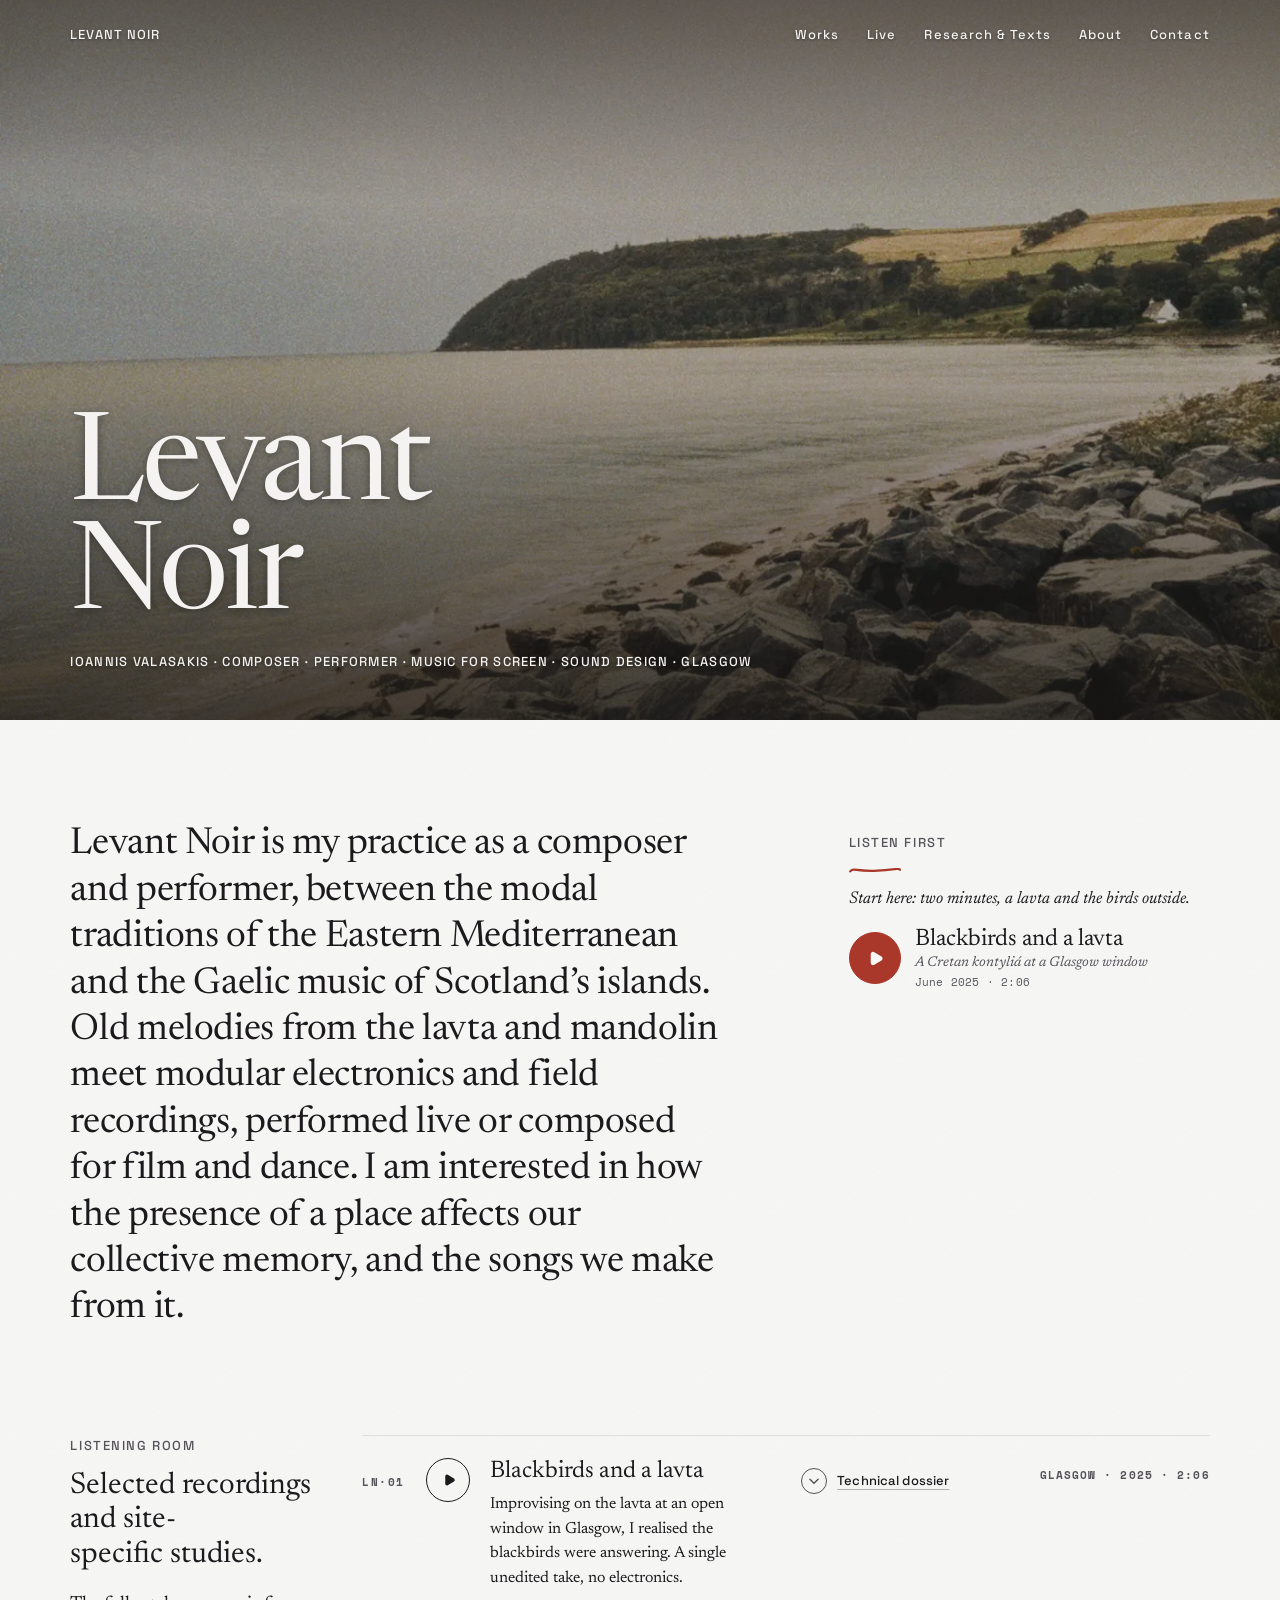
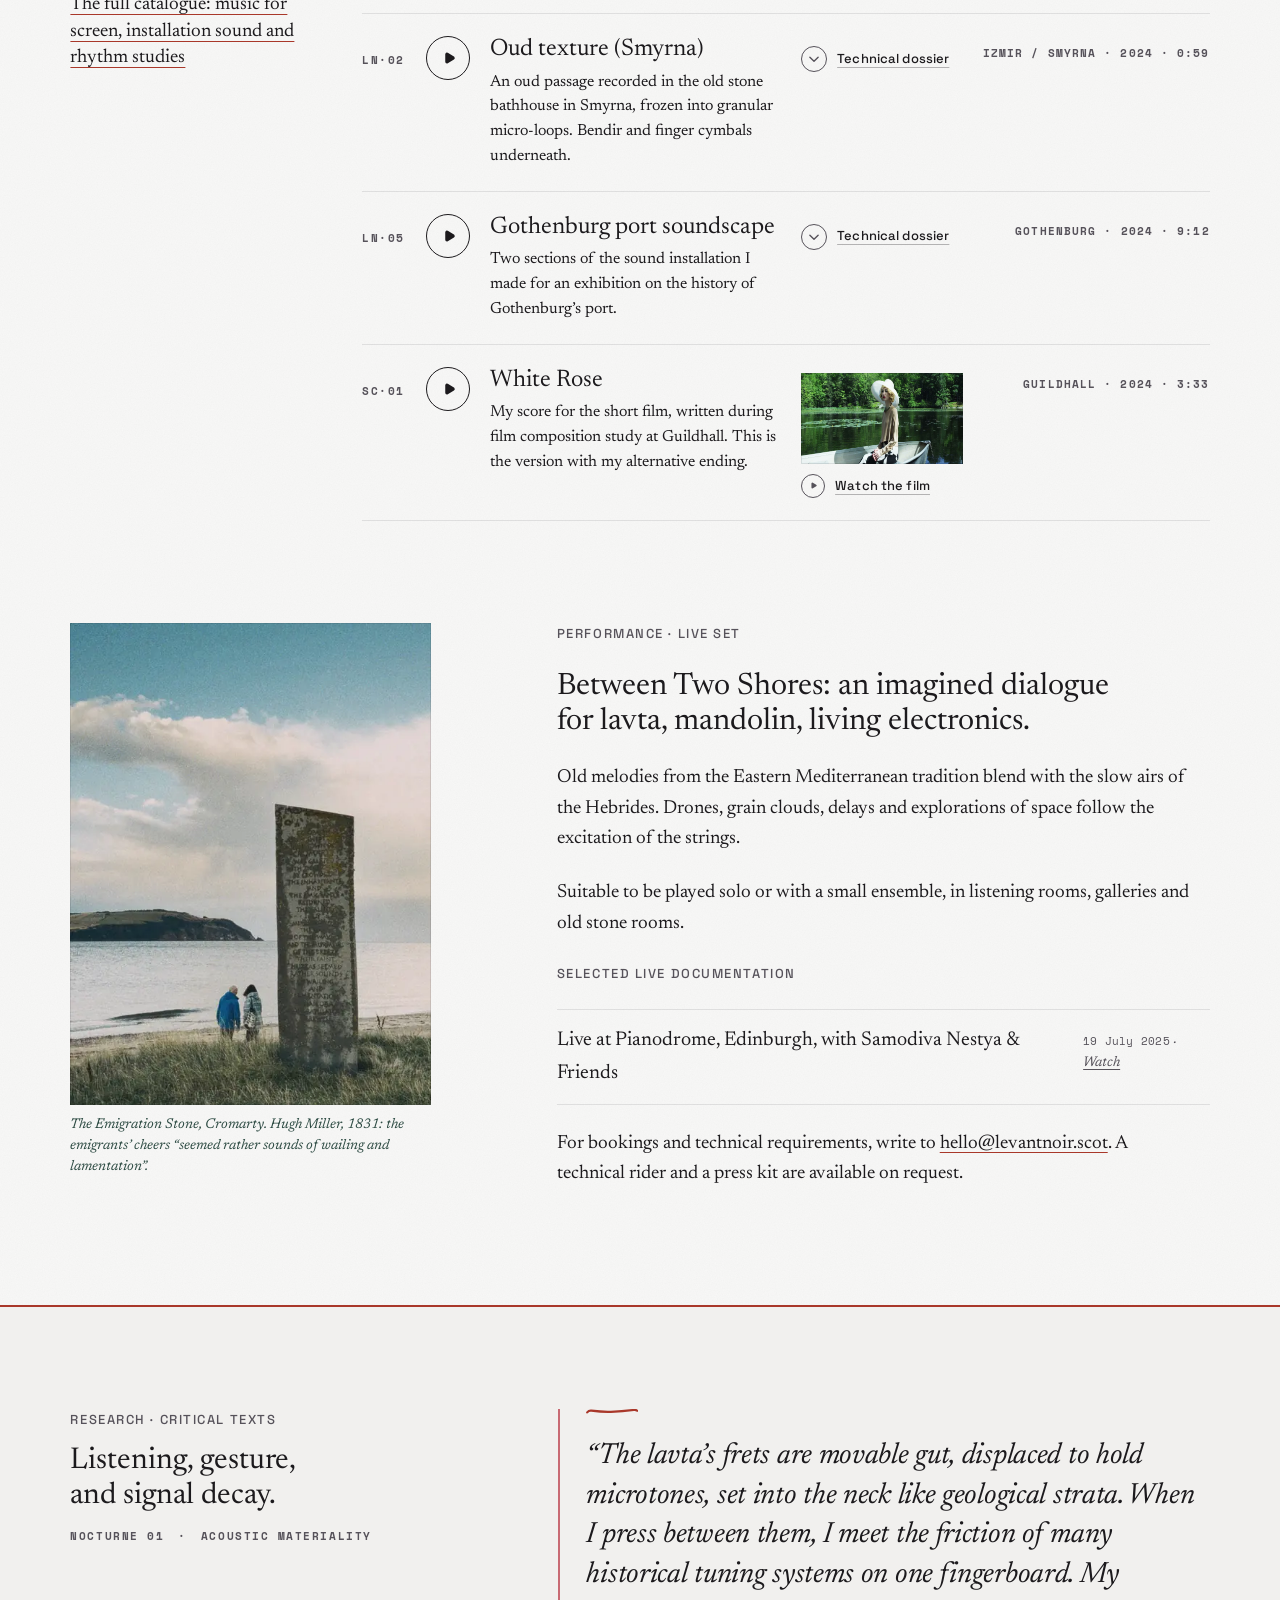
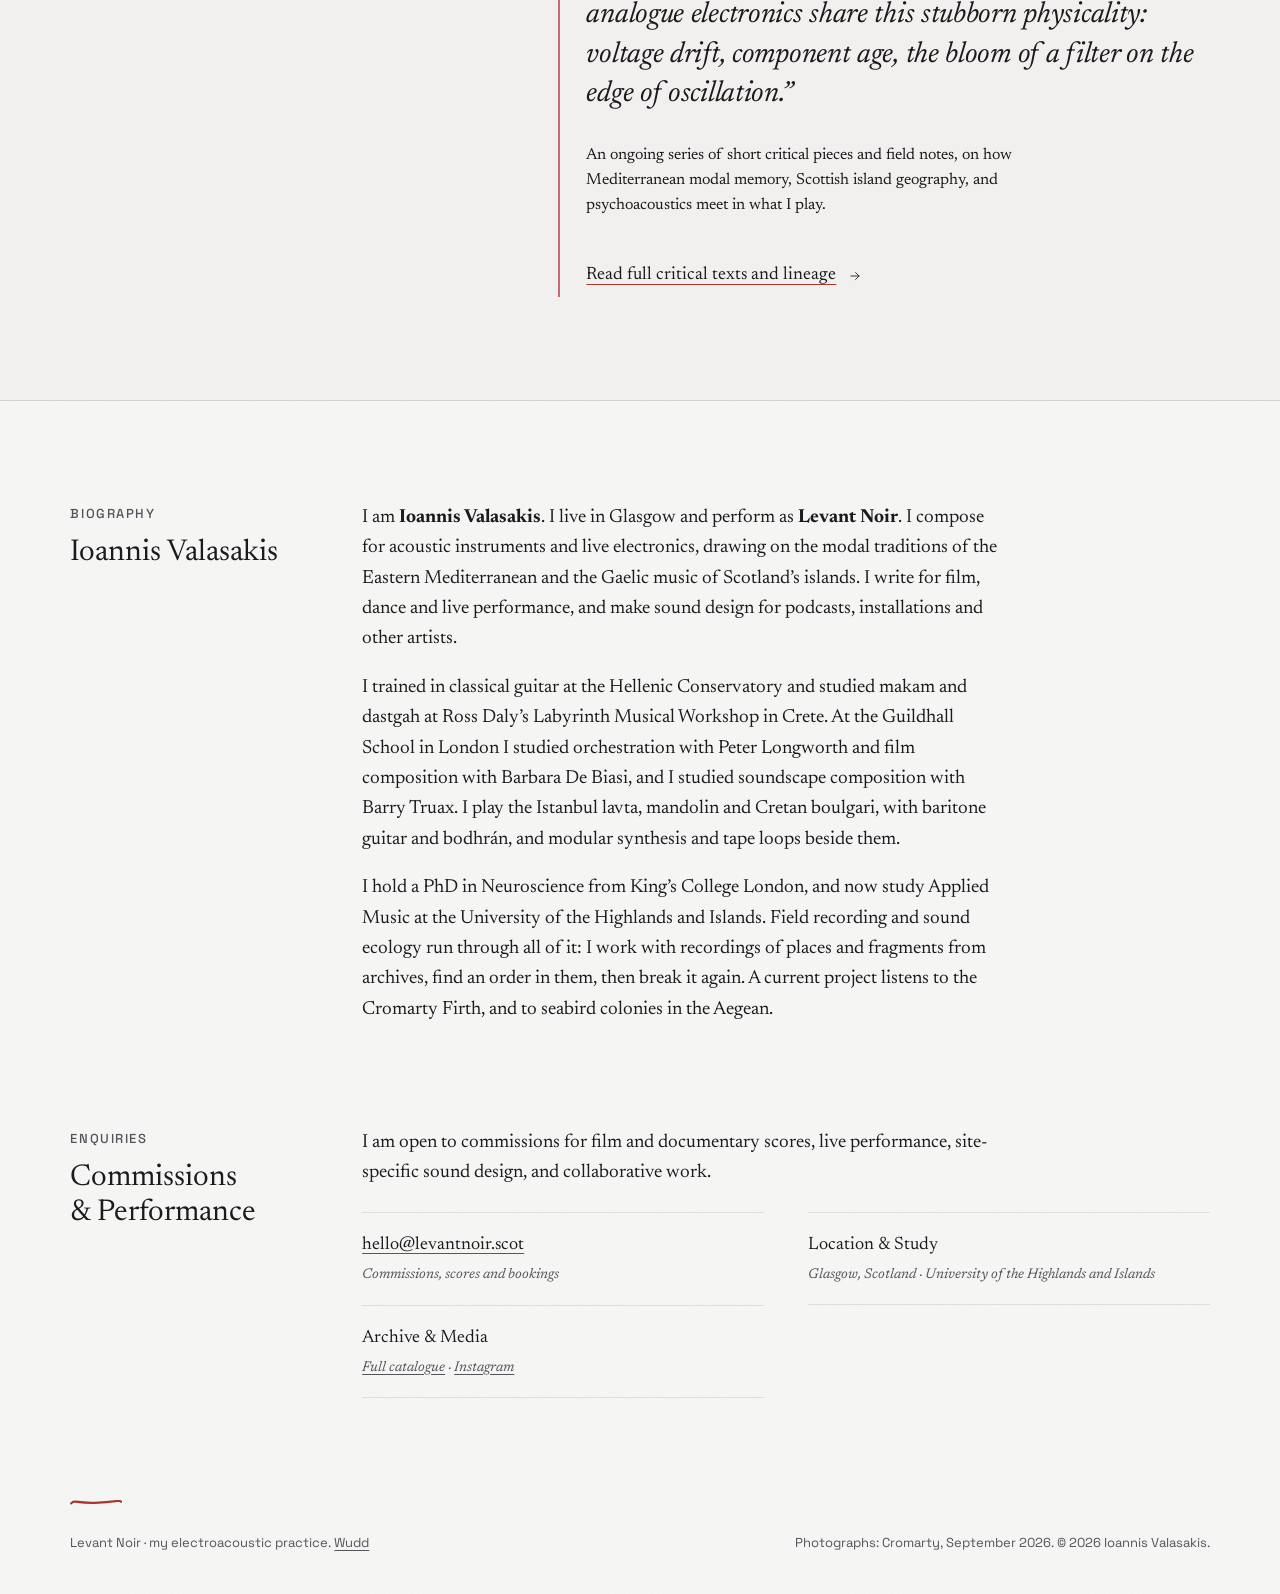
<file: index.html>
<!DOCTYPE html>
<html lang="en-GB">
<head>
  <meta charset="UTF-8">
  <meta name="viewport" content="width=device-width, initial-scale=1">
  <title>Levant Noir · Ioannis Valasakis · Composer, Music for Screen &amp; Sound Design</title>
  <meta name="description" content="Levant Noir is my practice as a composer: music for acoustic instruments and live electronics, scores for film and dance, and sound design for podcasts and installations. Glasgow.">
  <meta name="theme-color" content="#f8f8f7">
  <meta property="og:type" content="website">
  <meta property="og:title" content="Levant Noir · Ioannis Valasakis · Composer, Music for Screen &amp; Sound Design">
  <meta property="og:description" content="Music for acoustic instruments and live electronics, scores for film and dance, and sound design for podcasts and installations. Glasgow.">
  <meta property="og:image" content="images/og.jpg">
  <meta property="og:image:width" content="1200">
  <meta property="og:image:height" content="630">
  <meta name="twitter:card" content="summary_large_image">
  <link rel="icon" href="favicon.svg" type="image/svg+xml">
  <link rel="preconnect" href="https://fonts.googleapis.com">
  <link rel="preconnect" href="https://fonts.gstatic.com" crossorigin>
  <link rel="preload" as="image" href="images/shore-1400.webp" imagesrcset="images/shore-900.webp 900w, images/shore-1400.webp 1400w, images/shore-2000.webp 2000w" imagesizes="100vw" type="image/webp">
  <link rel="stylesheet" href="https://fonts.googleapis.com/css2?family=Newsreader:ital,opsz,wght@0,6..72,300;0,6..72,400;0,6..72,500;1,6..72,300;1,6..72,400&family=Space+Grotesk:wght@400;500;700&family=Space+Mono:wght@400;700&display=swap">
  <link rel="stylesheet" href="css/site.css?v=15">
</head>
<body>
  <a class="skip" href="#main">Skip to content</a>

  <nav class="topbar" aria-label="Site, compact" hidden>
    <a class="topbar__site" href="#top">Levant Noir</a>
    <ul class="topbar__links">
      <li><a href="work.html">Works</a></li>
      <li><a href="#performance">Live</a></li>
      <li><a href="#writing">Research &amp; Texts</a></li>
      <li><a href="#about">About</a></li>
      <li class="topbar__contact"><a href="#contact">Contact</a></li>
    </ul>
  </nav>

  <header class="hero">
    <picture class="hero__picture">
      <source type="image/webp" srcset="images/shore-900.webp 900w, images/shore-1400.webp 1400w, images/shore-2000.webp 2000w" sizes="100vw">
      <img src="images/shore-1400.jpg" srcset="images/shore-900.jpg 900w, images/shore-1400.jpg 1400w, images/shore-2000.jpg 2000w" sizes="100vw" width="2000" height="1500" alt="The shore at Cromarty: rock armour, a pale beach and the wooded headland of the South Sutor under an overcast sky" fetchpriority="high">
    </picture>
    <nav class="hero__nav" aria-label="Site">
      <a class="hero__site" href="#top">LEVANT NOIR</a>
      <ul class="hero__links">
        <li><a href="work.html">Works</a></li>
        <li><a href="#performance">Live</a></li>
        <li><a href="#writing">Research &amp; Texts</a></li>
        <li><a href="#about">About</a></li>
        <li><a href="#contact">Contact</a></li>
      </ul>
    </nav>
    <div class="hero__name" id="top">
      <h1>Levant<br>Noir</h1>
      <p class="hero__role">Ioannis Valasakis · Composer · Performer · Music for screen · Sound design · Glasgow</p>
    </div>
  </header>

  <main id="main">

    <section class="sec sec--statement" aria-labelledby="statement-heading">
      <h2 id="statement-heading" class="visually-hidden">Statement</h2>
      <p class="statement">Levant Noir is my practice as a composer and performer, between the modal traditions of the Eastern Mediterranean and the Gaelic music of Scotland’s islands. Old melodies from the lavta and mandolin meet modular electronics and field recordings, performed live or composed for film and dance. I am interested in how the presence of a place affects our collective memory, and the songs we make from it.</p>
      <div class="first" id="listen-first">
        <p class="label">Listen first</p>
        <span class="hand-rule" aria-hidden="true"></span>
        <p class="first__voice">Start here: two minutes, a lavta and the birds outside.</p>
        <div class="first__row">
          <button class="play play--accent" type="button" data-play="blackbirds" aria-label="Play Blackbirds and a lavta" aria-pressed="false">
            <svg class="icon-play" width="18" height="18" viewBox="0 0 24 24" aria-hidden="true"><path d="M9.5 7.5v9l7.4-4.5z"/></svg>
            <svg class="icon-pause" width="18" height="18" viewBox="0 0 24 24" aria-hidden="true"><path d="M9 7v10M15 7v10" stroke-width="3.4"/></svg>
          </button>
          <div>
            <p class="first__title">Blackbirds and a lavta</p>
            <p class="meta">A Cretan kontyliá at a Glasgow window <span class="tabular">June 2025 · 2:06</span></p>
          </div>
        </div>
      </div>
    </section>

    <section class="sec sec--listen" id="listen" aria-labelledby="listen-heading">
      <div class="sec__aside">
        <p class="label">Listening room</p>
        <h2 id="listen-heading" class="sec__title">Selected recordings and site-specific studies.</h2>
        <p class="sec__more"><a href="work.html">The full catalogue: music for screen, installation sound and rhythm studies</a></p>
      </div>
      <ol class="tracks">
        <li class="track" id="ln-01" data-track="blackbirds" data-src="blackbirds-and-a-lavta.v1.m4a" data-details="work.html#ln-01" data-title="Blackbirds and a lavta">
          <span class="track__idx">LN&middot;01</span>
          <button class="play" type="button" data-play="blackbirds" aria-label="Play Blackbirds and a lavta" aria-pressed="false">
            <svg class="icon-play" width="14" height="14" viewBox="0 0 24 24" aria-hidden="true"><path d="M9.5 7.5v9l7.4-4.5z"/></svg>
            <svg class="icon-pause" width="14" height="14" viewBox="0 0 24 24" aria-hidden="true"><path d="M9 7v10M15 7v10" stroke-width="3.4"/></svg>
          </button>
          <div class="track__body">
            <h3 class="track__title">
              <span>Blackbirds and a lavta</span>
              <span class="track-wave" aria-hidden="true"><span class="wave-bar"></span><span class="wave-bar"></span><span class="wave-bar"></span></span>
            </h3>
            <p class="track__desc">Improvising on the lavta at an open window in Glasgow, I realised the blackbirds were answering. A single unedited take, no electronics.</p>
          </div>
          <details class="track__tech">
            <summary><span>Technical dossier</span></summary>
            <p>lavta · single acoustic capture · open-window environmental resonance</p>
          </details>
          <p class="track__meta">Glasgow · 2025 · 2:06</p>
        </li>
        <li class="track" id="ln-02" data-track="oud" data-src="oud-texture-smyrna.v1.m4a" data-details="work.html#ln-02" data-title="Oud texture (Smyrna)">
          <span class="track__idx">LN&middot;02</span>
          <button class="play" type="button" data-play="oud" aria-label="Play Oud texture (Smyrna)" aria-pressed="false">
            <svg class="icon-play" width="14" height="14" viewBox="0 0 24 24" aria-hidden="true"><path d="M9.5 7.5v9l7.4-4.5z"/></svg>
            <svg class="icon-pause" width="14" height="14" viewBox="0 0 24 24" aria-hidden="true"><path d="M9 7v10M15 7v10" stroke-width="3.4"/></svg>
          </button>
          <div class="track__body">
            <h3 class="track__title">
              <span>Oud texture (Smyrna)</span>
              <span class="track-wave" aria-hidden="true"><span class="wave-bar"></span><span class="wave-bar"></span><span class="wave-bar"></span></span>
            </h3>
            <p class="track__desc">An oud passage recorded in the old stone bathhouse in Smyrna, frozen into granular micro-loops. Bendir and finger cymbals underneath.</p>
          </div>
          <details class="track__tech">
            <summary><span>Technical dossier</span></summary>
            <p>oud → granular freeze (Beads) · percussion → multi-tap delay (Magneto) · bells → pitch-shifted reverb (Mimeophon, Clouds) · stereo field rotation via Maths</p>
          </details>
          <p class="track__meta">Izmir / Smyrna · 2024 · 0:59</p>
        </li>
        <li class="track" id="ln-05" data-track="gothenburg" data-src="gothenburg-port-soundscape.v1.m4a" data-title="Gothenburg port soundscape" data-details="work.html#ln-05">
          <span class="track__idx">LN&middot;05</span>
          <button class="play" type="button" data-play="gothenburg" aria-label="Play Gothenburg port soundscape" aria-pressed="false">
            <svg class="icon-play" width="14" height="14" viewBox="0 0 24 24" aria-hidden="true"><path d="M9.5 7.5v9l7.4-4.5z"/></svg>
            <svg class="icon-pause" width="14" height="14" viewBox="0 0 24 24" aria-hidden="true"><path d="M9 7v10M15 7v10" stroke-width="3.4"/></svg>
          </button>
          <div class="track__body">
            <h3 class="track__title">
              <span>Gothenburg port soundscape</span>
              <span class="track-wave" aria-hidden="true"><span class="wave-bar"></span><span class="wave-bar"></span><span class="wave-bar"></span></span>
            </h3>
            <p class="track__desc">Two sections of the sound installation I made for an exhibition on the history of Gothenburg’s port.</p>
          </div>
          <details class="track__tech">
            <summary><span>Technical dossier</span></summary>
            <p>stereo and binaural field recording &middot; stereo microphone pair → Zoom F3 &middot; recorded in the city, the port, on the ferry and at the seaside</p>
          </details>
          <p class="track__meta">Gothenburg · 2024 · 9:12</p>
        </li>
        <li class="track" id="sc-01" data-track="white-rose" data-src="white-rose.v1.m4a" data-title="White Rose" data-details="work.html#sc-01">
          <span class="track__idx">SC&middot;01</span>
          <button class="play" type="button" data-play="white-rose" aria-label="Play White Rose" aria-pressed="false">
            <svg class="icon-play" width="14" height="14" viewBox="0 0 24 24" aria-hidden="true"><path d="M9.5 7.5v9l7.4-4.5z"/></svg>
            <svg class="icon-pause" width="14" height="14" viewBox="0 0 24 24" aria-hidden="true"><path d="M9 7v10M15 7v10" stroke-width="3.4"/></svg>
          </button>
          <div class="track__body">
            <h3 class="track__title">
              <span>White Rose</span>
              <span class="track-wave" aria-hidden="true"><span class="wave-bar"></span><span class="wave-bar"></span><span class="wave-bar"></span></span>
            </h3>
            <p class="track__desc">My score for the short film, written during film composition study at Guildhall. This is the version with my alternative ending.</p>
          </div>
          <a class="track__thumb" href="work.html#sc-01" aria-label="Watch the film White Rose in the catalogue">
            <img src="video/white-rose.v1.jpg" width="1280" height="720" alt="" loading="lazy" decoding="async">
            <span class="track__thumb-cap"><span class="track__thumb-ring" aria-hidden="true"><svg width="10" height="10" viewBox="0 0 24 24"><path d="M9.5 7.5v9l7.4-4.5z"/></svg></span><span class="track__thumb-label">Watch the film</span></span>
          </a>
          <p class="track__meta">Guildhall · 2024 · 3:33</p>
        </li>
      </ol>
    </section>

    <section class="sec sec--performance" id="performance" aria-labelledby="performance-heading">
      <figure class="figure">
        <picture>
          <source type="image/webp" srcset="images/stone-500.webp 500w, images/stone-800.webp 800w, images/stone-1200.webp 1200w" sizes="(min-width: 900px) 30vw, 100vw">
          <img src="images/stone-800.jpg" srcset="images/stone-500.jpg 500w, images/stone-800.jpg 800w, images/stone-1200.jpg 1200w" sizes="(min-width: 900px) 30vw, 100vw" width="1200" height="1600" alt="The Emigration Stone, a tall inscribed slab on the shore at Cromarty, with two people standing beside it" loading="lazy" decoding="async">
        </picture>
        <figcaption class="note">The Emigration Stone, Cromarty. Hugh Miller, 1831: the emigrants’ cheers “seemed rather sounds of wailing and lamentation”.</figcaption>
      </figure>
      <div class="sec__main">
        <p class="label">Performance · Live Set</p>
        <h2 id="performance-heading" class="sec__title sec__title--large">Between Two Shores: an imagined dialogue for lavta, mandolin, living electronics.</h2>
        <p class="body">Old melodies from the Eastern Mediterranean tradition blend with the slow airs of the Hebrides. Drones, grain clouds, delays and explorations of space follow the excitation of the strings.</p>
        <p class="body">Suitable to be played solo or with a small ensemble, in listening rooms, galleries and old stone rooms.</p>
        <p class="label">Selected Live Documentation</p>
        <ul class="list">
          <li class="list__row"><span>Live at Pianodrome, Edinburgh, with Samodiva Nestya &amp; Friends</span><span class="meta"><span class="tabular">19 July 2025</span> · <a href="https://www.youtube.com/watch?v=K04S2KG04ls" rel="noopener" target="_blank">Watch<span class="visually-hidden"> (opens in a new tab)</span></a></span></li>
        </ul>
        <p class="body">For bookings and technical requirements, write to <a href="mailto:hello@levantnoir.scot?subject=Booking%3A%20Between%20Two%20Shores">hello@levantnoir.scot</a>. A technical rider and a press kit are available on request.</p>
      </div>
    </section>

    <section class="sec-chamber" id="writing" aria-labelledby="writing-heading">
      <div class="chamber__grid">
        <div class="chamber__aside">
          <p class="label">Research &middot; Critical Texts</p>
          <h2 id="writing-heading" class="sec__title">Listening, gesture, and signal decay.</h2>
          <div class="chamber__meta">
            <span>Nocturne 01</span>
            <span>&middot;</span>
            <span>Acoustic Materiality</span>
          </div>
        </div>
        <div class="chamber__lead">
          <span class="hand-rule" aria-hidden="true"></span>
          <blockquote class="chamber__quote">
“The lavta’s frets are movable gut, displaced to hold microtones, set into the neck like geological strata. When I press between them, I meet the friction of many historical tuning systems on one fingerboard. My analogue electronics share this stubborn physicality: voltage drift, component age, the bloom of a filter on the edge of oscillation.”
          </blockquote>
          <p class="chamber__body">An ongoing series of short critical pieces and field notes, on how Mediterranean modal memory, Scottish island geography, and psychoacoustics meet in what I play.</p>
          <div class="chamber__action">
            <a class="chamber__btn" href="writing.html">Read full critical texts and lineage <svg width="18" height="18" viewBox="0 0 24 24" fill="none" stroke="currentColor" stroke-width="1.8" stroke-linecap="round" stroke-linejoin="round" aria-hidden="true"><path d="M5 12h14M13 6l6 6-6 6"/></svg></a>
          </div>
        </div>
      </div>
    </section>

    <section class="sec sec--about" id="about" aria-labelledby="about-heading">
      <div class="sec__aside">
        <p class="label">Biography</p>
        <h2 id="about-heading" class="sec__title">Ioannis Valasakis</h2>
      </div>
      <div class="bio">
        <p>I am <strong>Ioannis Valasakis</strong>. I live in Glasgow and perform as <strong>Levant Noir</strong>. I compose for acoustic instruments and live electronics, drawing on the modal traditions of the Eastern Mediterranean and the Gaelic music of Scotland’s islands. I write for film, dance and live performance, and make sound design for podcasts, installations and other artists.</p>
        <p>I trained in classical guitar at the Hellenic Conservatory and studied makam and dastgah at Ross Daly’s Labyrinth Musical Workshop in Crete. At the Guildhall School in London I studied orchestration with Peter Longworth and film composition with Barbara De Biasi, and I studied soundscape composition with Barry Truax. I play the Istanbul lavta, mandolin and Cretan boulgari, with baritone guitar and bodhrán, and modular synthesis and tape loops beside them.</p>
        <p>I hold a PhD in Neuroscience from King’s College London, and now study Applied Music at the University of the Highlands and Islands. Field recording and sound ecology run through all of it: I work with recordings of places and fragments from archives, find an order in them, then break it again. A current project listens to the Cromarty Firth, and to seabird colonies in the Aegean.</p>
      </div>
    </section>

    <section class="sec sec--contact" id="contact" aria-labelledby="contact-heading">
      <div class="sec__aside">
        <p class="label">Enquiries</p>
        <h2 id="contact-heading" class="sec__title">Commissions &amp; Performance</h2>
      </div>
      <div class="contact__content">
        <p class="contact__intro">I am open to commissions for film and documentary scores, live performance, site-specific sound design, and collaborative work.</p>
        <ul class="enquiries">
          <li class="enq">
            <a href="mailto:hello@levantnoir.scot?subject=Enquiry%3A%20Levant%20Noir">hello@levantnoir.scot</a>
            <span class="meta">Commissions, scores and bookings</span>
          </li>
          <li class="enq">
            <span>Location &amp; Study</span>
            <span class="meta">Glasgow, Scotland · University of the Highlands and Islands</span>
          </li>
          <li class="enq">
            <span>Archive &amp; Media</span>
            <span class="meta"><a href="work.html">Full catalogue</a> · <a href="https://instagram.com/levantnoir.music" rel="me">Instagram</a></span>
          </li>
        </ul>
      </div>
    </section>

  </main>

  <footer class="footer">
    <span class="hand-rule" aria-hidden="true"></span>
    <p>Levant Noir · my electroacoustic practice. <a href="wudd.html">Wudd</a></p>
    <p>Photographs: Cromarty, September 2026. © 2026 Ioannis Valasakis.</p>
  </footer>

  <div class="player" id="player" role="region" aria-label="Now playing" hidden>
    <button class="player__toggle" type="button" id="player-toggle" aria-label="Pause">
      <svg class="icon-play" width="16" height="16" viewBox="0 0 24 24" aria-hidden="true"><path d="M9.5 7.5v9l7.4-4.5z"/></svg>
      <svg class="icon-pause" width="16" height="16" viewBox="0 0 24 24" aria-hidden="true"><path d="M9 7v10M15 7v10" stroke-width="3.4"/></svg>
    </button>
    <p class="player__title" id="player-title" aria-live="polite"></p>
    <p class="player__time" id="player-time">0:00</p>
    <div class="player__progress"><div class="player__bar" id="player-bar"></div><input class="player__seek" id="player-seek" type="range" min="0" max="1000" step="1" value="0" aria-label="Seek" disabled></div>
    <a class="player__link" id="player-link" href="work.html">Details</a>
    <button class="player__stop" type="button" id="player-stop">Stop</button>
  </div>

  <script src="js/player.js?v=2" defer></script>
</body>
</html>
</file>
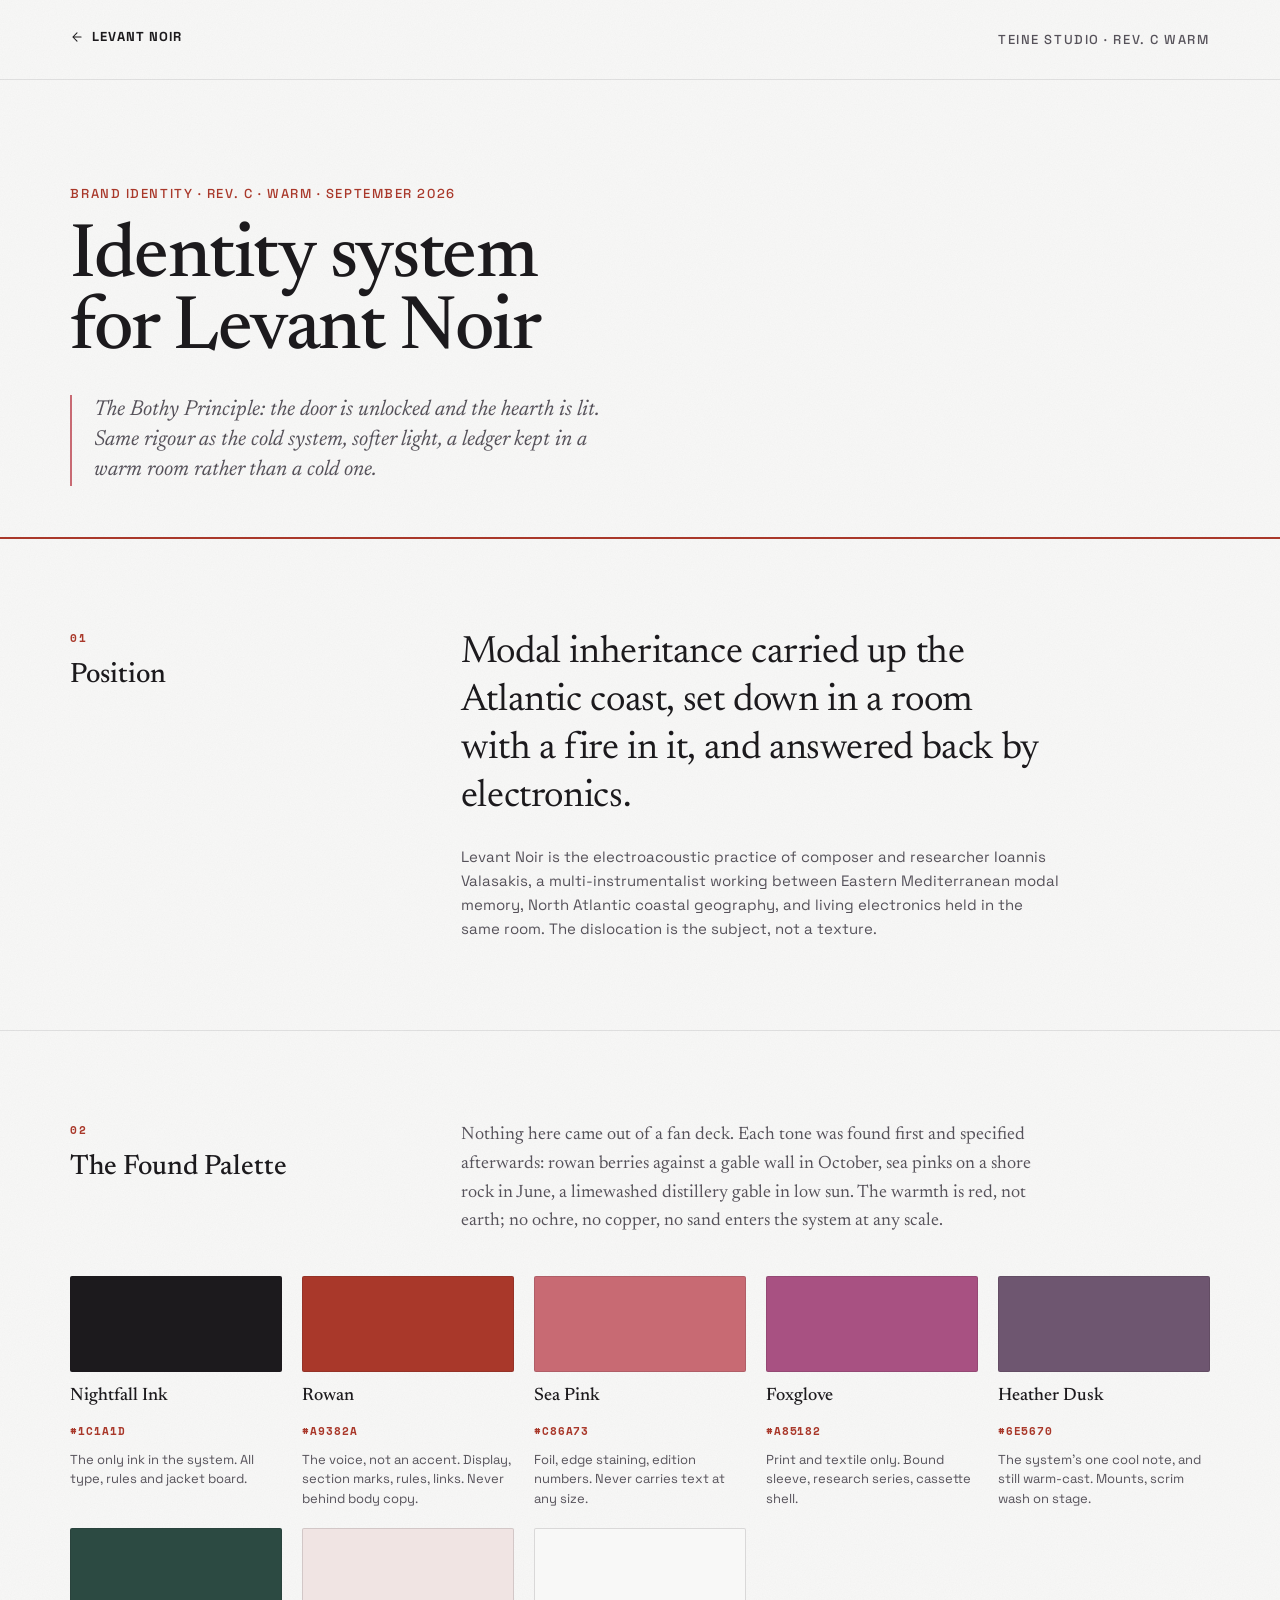
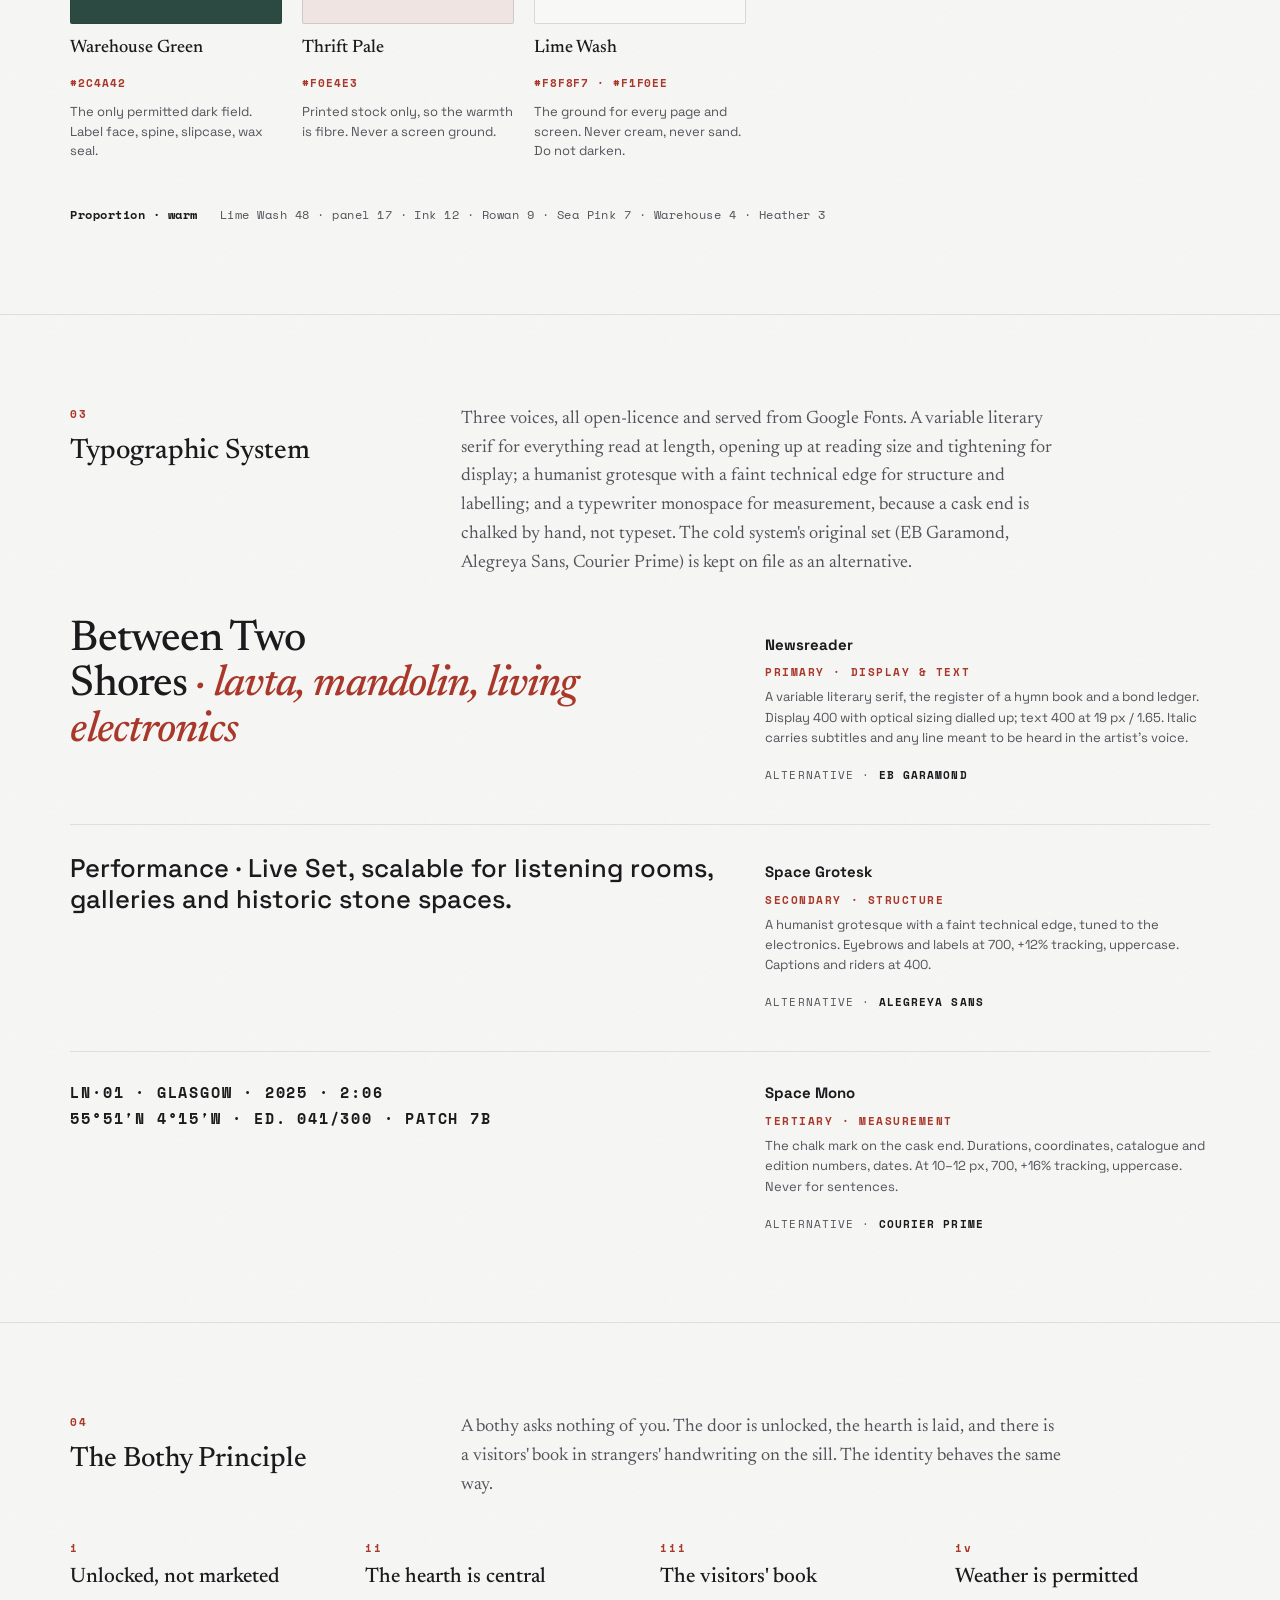
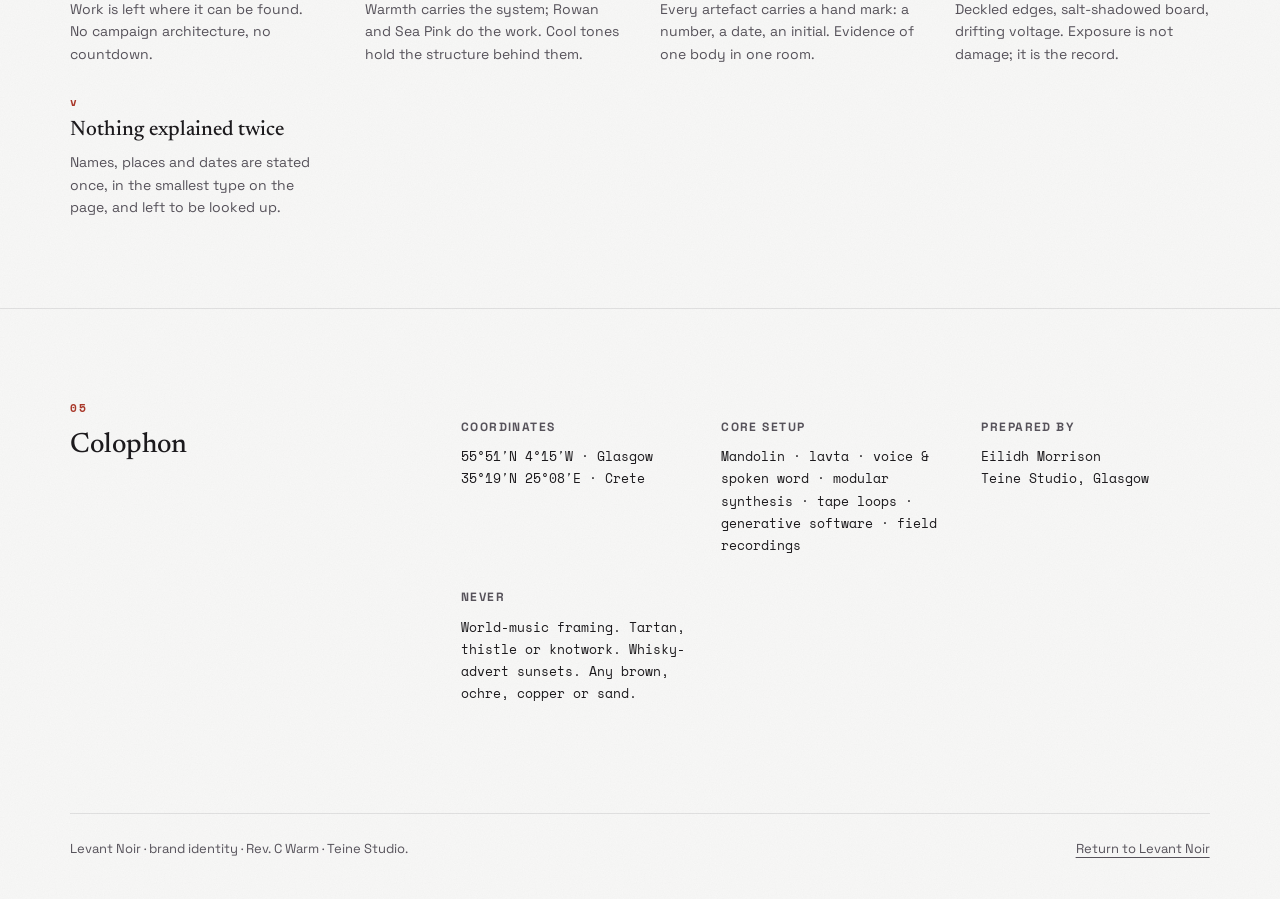
<file: brand.html>
<!DOCTYPE html>
<html lang="en-GB">
<head>
  <meta charset="UTF-8">
  <meta name="viewport" content="width=device-width, initial-scale=1">
  <title>Brand Identity · Rev. C Warm · Levant Noir · Teine Studio</title>
  <meta name="description" content="The Levant Noir visual identity, Rev. C 'Warm', by Teine Studio, Glasgow: the Found Palette, the typographic system, and the Bothy Principle.">
  <meta name="theme-color" content="#f8f8f7">
  <link rel="icon" href="favicon.svg" type="image/svg+xml">
  <link rel="preconnect" href="https://fonts.googleapis.com">
  <link rel="preconnect" href="https://fonts.gstatic.com" crossorigin>
  <link rel="stylesheet" href="https://fonts.googleapis.com/css2?family=Newsreader:ital,opsz,wght@0,6..72,300;0,6..72,400;0,6..72,500;1,6..72,300;1,6..72,400&family=Space+Grotesk:wght@400;500;700&family=Space+Mono:wght@400;700&display=swap">
  <link rel="stylesheet" href="css/site.css?v=9">
  <style>
    .page-brand {
      min-height: 100vh;
      display: flex;
      flex-direction: column;
    }
    .brand-header {
      padding: 24px var(--gutter);
      display: flex;
      justify-content: space-between;
      align-items: baseline;
      border-bottom: 1px solid var(--rule-subtle);
    }
    .brand-back {
      font-family: var(--sans);
      font-size: 13px;
      font-weight: 700;
      letter-spacing: 0.08em;
      text-transform: uppercase;
      display: inline-flex;
      align-items: center;
      gap: 8px;
      transition: color 0.25s ease;
    }
    .brand-back:hover { color: var(--rowan); }

    .brand-hero {
      max-width: var(--max-width);
      width: 100%;
      margin: 0 auto;
      padding: clamp(56px, 8vw, 104px) var(--gutter) clamp(36px, 4vw, 56px);
      border-bottom: 2px solid var(--rowan);
    }
    .brand-hero__title {
      font-size: clamp(40px, 6vw, 84px);
      font-weight: 500;
      line-height: 0.94;
      letter-spacing: -0.02em;
      margin-top: 18px;
      max-width: 16ch;
    }
    .brand-hero__principle {
      font-family: var(--serif);
      font-style: italic;
      font-size: clamp(19px, 1.7vw, 24px);
      line-height: 1.4;
      color: var(--ink-soft);
      max-width: 46ch;
      margin-top: 28px;
      padding-left: 22px;
      border-left: 2px solid var(--sea-pink);
    }

    .brand-section {
      max-width: var(--max-width);
      width: 100%;
      margin: 0 auto;
      padding: clamp(56px, 7vw, 96px) var(--gutter);
      display: grid;
      grid-template-columns: repeat(12, minmax(0, 1fr));
      column-gap: 32px;
      row-gap: 40px;
      border-bottom: 1px solid var(--rule-subtle);
    }
    .brand-section__aside {
      grid-column: 1 / span 3;
      display: flex;
      flex-direction: column;
      gap: 12px;
    }
    .brand-section__aside .num {
      font-family: var(--mono);
      font-size: 11px;
      font-weight: 700;
      letter-spacing: 0.16em;
      color: var(--rowan);
    }
    .brand-section__aside h2 {
      font-size: clamp(24px, 2.2vw, 30px);
      font-weight: 500;
    }
    .brand-section__body { grid-column: 5 / span 8; min-width: 0; }
    .brand-lede {
      font-size: clamp(18px, 1.4vw, 21px);
      line-height: 1.6;
      color: var(--ink-soft);
      max-width: 60ch;
    }

    /* Positioning line */
    .brand-positioning {
      grid-column: 1 / -1;
      font-size: clamp(24px, 3vw, 40px);
      line-height: 1.25;
      font-weight: 400;
      letter-spacing: -0.01em;
      max-width: 28ch;
    }
    .brand-shortform {
      grid-column: 1 / -1;
      font-family: var(--sans);
      font-size: 15px;
      line-height: 1.6;
      color: var(--muted);
      max-width: 60ch;
    }

    /* Palette */
    .swatches {
      grid-column: 1 / -1;
      display: grid;
      grid-template-columns: repeat(auto-fill, minmax(190px, 1fr));
      gap: 20px;
    }
    .swatch { display: flex; flex-direction: column; gap: 10px; }
    .swatch__chip {
      height: 96px;
      border-radius: 2px;
      border: 1px solid var(--rule);
    }
    .swatch__name {
      font-family: var(--serif);
      font-size: 18px;
      font-weight: 500;
    }
    .swatch__hex {
      font-family: var(--mono);
      font-size: 11px;
      font-weight: 700;
      letter-spacing: 0.08em;
      text-transform: uppercase;
      color: var(--rowan);
    }
    .swatch__use {
      font-family: var(--sans);
      font-size: 13px;
      line-height: 1.5;
      color: var(--muted);
    }
    .brand-proportion {
      grid-column: 1 / -1;
      font-family: var(--mono);
      font-size: 12px;
      letter-spacing: 0.04em;
      color: var(--muted);
      padding-top: 4px;
    }
    .brand-proportion b { color: var(--ink); font-weight: 700; }

    /* Typography */
    .type-voices {
      grid-column: 1 / -1;
      display: flex;
      flex-direction: column;
      gap: 40px;
    }
    .type-voice {
      display: grid;
      grid-template-columns: minmax(0, 3fr) minmax(0, 2fr);
      gap: 28px;
      align-items: baseline;
      padding-top: 28px;
      border-top: 1px solid var(--rule-subtle);
    }
    .type-voice:first-child { border-top: none; padding-top: 0; }
    .type-specimen__serif {
      font-family: var(--serif);
      font-size: clamp(30px, 3.4vw, 46px);
      font-weight: 500;
      line-height: 1.05;
      letter-spacing: -0.02em;
    }
    .type-specimen__serif em { font-style: italic; color: var(--rowan); }
    .type-specimen__grotesk {
      font-family: var(--sans);
      font-size: clamp(20px, 2vw, 26px);
      font-weight: 500;
      line-height: 1.2;
    }
    .type-specimen__mono {
      font-family: var(--mono);
      font-size: clamp(13px, 1.3vw, 15px);
      font-weight: 700;
      letter-spacing: 0.12em;
      text-transform: uppercase;
      line-height: 1.7;
    }
    .type-note { display: flex; flex-direction: column; gap: 6px; }
    .type-note__name {
      font-family: var(--sans);
      font-size: 15px;
      font-weight: 700;
    }
    .type-note__role {
      font-family: var(--mono);
      font-size: 11px;
      font-weight: 700;
      letter-spacing: 0.14em;
      text-transform: uppercase;
      color: var(--rowan);
    }
    .type-note__body {
      font-family: var(--sans);
      font-size: 13px;
      line-height: 1.55;
      color: var(--muted);
    }
    .type-note__alt {
      font-family: var(--mono);
      font-size: 11px;
      letter-spacing: 0.1em;
      text-transform: uppercase;
      color: var(--muted);
      margin-top: 12px;
    }
    .type-note__alt b { color: var(--ink); font-weight: 700; }

    /* Principles */
    .principles {
      grid-column: 1 / -1;
      display: grid;
      grid-template-columns: repeat(auto-fill, minmax(240px, 1fr));
      gap: 28px 40px;
    }
    .principle { display: flex; flex-direction: column; gap: 8px; }
    .principle__mark {
      font-family: var(--mono);
      font-size: 11px;
      font-weight: 700;
      letter-spacing: 0.16em;
      color: var(--rowan);
    }
    .principle h3 { font-size: 21px; font-weight: 500; }
    .principle p {
      font-family: var(--sans);
      font-size: 14px;
      line-height: 1.6;
      color: var(--muted);
    }

    /* Colophon */
    .colophon {
      grid-column: 1 / -1;
      display: grid;
      grid-template-columns: repeat(auto-fill, minmax(220px, 1fr));
      gap: 32px;
    }
    .colophon dt {
      font-family: var(--sans);
      font-size: 12px;
      font-weight: 700;
      letter-spacing: 0.12em;
      text-transform: uppercase;
      color: var(--muted);
      margin-bottom: 8px;
    }
    .colophon dd {
      margin: 0;
      font-family: var(--mono);
      font-size: 13px;
      line-height: 1.7;
      color: var(--ink);
    }

    @media (max-width: 899px) {
      .brand-section { display: flex; flex-direction: column; gap: 28px; }
      .brand-section__aside, .brand-section__body { width: 100%; }
      .type-voice { grid-template-columns: 1fr; gap: 16px; }
    }
  </style>
</head>
<body class="page-brand">
  <a class="skip" href="#main">Skip to content</a>
  <header class="brand-header">
    <nav aria-label="Back">
      <a class="brand-back" href="index.html">
        <svg width="14" height="14" viewBox="0 0 24 24" fill="none" stroke="currentColor" stroke-width="1.8" stroke-linecap="round" stroke-linejoin="round" aria-hidden="true"><path d="M19 12H5M12 19l-7-7 7-7"/></svg>
        <span>Levant Noir</span>
      </a>
    </nav>
    <span class="label">Teine Studio · Rev. C Warm</span>
  </header>

  <main id="main">
    <div class="brand-hero">
      <p class="label" style="color: var(--rowan);">Brand Identity · Rev. C · Warm · September 2026</p>
      <h1 class="brand-hero__title">Identity system for Levant Noir</h1>
      <p class="brand-hero__principle">The Bothy Principle: the door is unlocked and the hearth is lit. Same rigour as the cold system, softer light, a ledger kept in a warm room rather than a cold one.</p>
    </div>

    <section class="brand-section" aria-labelledby="position-heading">
      <div class="brand-section__aside">
        <span class="num">01</span>
        <h2 id="position-heading">Position</h2>
      </div>
      <div class="brand-section__body" style="display: flex; flex-direction: column; gap: 24px;">
        <p class="brand-positioning">Modal inheritance carried up the Atlantic coast, set down in a room with a fire in it, and answered back by electronics.</p>
        <p class="brand-shortform">Levant Noir is the electroacoustic practice of composer and researcher Ioannis Valasakis, a multi-instrumentalist working between Eastern Mediterranean modal memory, North Atlantic coastal geography, and living electronics held in the same room. The dislocation is the subject, not a texture.</p>
      </div>
    </section>

    <section class="brand-section" aria-labelledby="palette-heading">
      <div class="brand-section__aside">
        <span class="num">02</span>
        <h2 id="palette-heading">The Found Palette</h2>
      </div>
      <div class="brand-section__body">
        <p class="brand-lede">Nothing here came out of a fan deck. Each tone was found first and specified afterwards: rowan berries against a gable wall in October, sea pinks on a shore rock in June, a limewashed distillery gable in low sun. The warmth is red, not earth; no ochre, no copper, no sand enters the system at any scale.</p>
      </div>

      <div class="swatches">
        <div class="swatch">
          <div class="swatch__chip" style="background: #1c1a1d;"></div>
          <p class="swatch__name">Nightfall Ink</p>
          <p class="swatch__hex">#1C1A1D</p>
          <p class="swatch__use">The only ink in the system. All type, rules and jacket board.</p>
        </div>
        <div class="swatch">
          <div class="swatch__chip" style="background: #a9382a;"></div>
          <p class="swatch__name">Rowan</p>
          <p class="swatch__hex">#A9382A</p>
          <p class="swatch__use">The voice, not an accent. Display, section marks, rules, links. Never behind body copy.</p>
        </div>
        <div class="swatch">
          <div class="swatch__chip" style="background: #c86a73;"></div>
          <p class="swatch__name">Sea Pink</p>
          <p class="swatch__hex">#C86A73</p>
          <p class="swatch__use">Foil, edge staining, edition numbers. Never carries text at any size.</p>
        </div>
        <div class="swatch">
          <div class="swatch__chip" style="background: #a85182;"></div>
          <p class="swatch__name">Foxglove</p>
          <p class="swatch__hex">#A85182</p>
          <p class="swatch__use">Print and textile only. Bound sleeve, research series, cassette shell.</p>
        </div>
        <div class="swatch">
          <div class="swatch__chip" style="background: #6e5670;"></div>
          <p class="swatch__name">Heather Dusk</p>
          <p class="swatch__hex">#6E5670</p>
          <p class="swatch__use">The system's one cool note, and still warm-cast. Mounts, scrim wash on stage.</p>
        </div>
        <div class="swatch">
          <div class="swatch__chip" style="background: #2c4a42;"></div>
          <p class="swatch__name">Warehouse Green</p>
          <p class="swatch__hex">#2C4A42</p>
          <p class="swatch__use">The only permitted dark field. Label face, spine, slipcase, wax seal.</p>
        </div>
        <div class="swatch">
          <div class="swatch__chip" style="background: #f0e4e3;"></div>
          <p class="swatch__name">Thrift Pale</p>
          <p class="swatch__hex">#F0E4E3</p>
          <p class="swatch__use">Printed stock only, so the warmth is fibre. Never a screen ground.</p>
        </div>
        <div class="swatch">
          <div class="swatch__chip" style="background: #f8f8f7;"></div>
          <p class="swatch__name">Lime Wash</p>
          <p class="swatch__hex">#F8F8F7 · #F1F0EE</p>
          <p class="swatch__use">The ground for every page and screen. Never cream, never sand. Do not darken.</p>
        </div>
      </div>

      <p class="brand-proportion"><b>Proportion · warm</b> &nbsp; Lime Wash 48 · panel 17 · Ink 12 · Rowan 9 · Sea Pink 7 · Warehouse 4 · Heather 3</p>
    </section>

    <section class="brand-section" aria-labelledby="type-heading">
      <div class="brand-section__aside">
        <span class="num">03</span>
        <h2 id="type-heading">Typographic System</h2>
      </div>
      <div class="brand-section__body">
        <p class="brand-lede">Three voices, all open-licence and served from Google Fonts. A variable literary serif for everything read at length, opening up at reading size and tightening for display; a humanist grotesque with a faint technical edge for structure and labelling; and a typewriter monospace for measurement, because a cask end is chalked by hand, not typeset. The cold system's original set (EB Garamond, Alegreya Sans, Courier Prime) is kept on file as an alternative.</p>
      </div>

      <div class="type-voices">
        <div class="type-voice">
          <p class="type-specimen__serif">Between Two<br>Shores <em>· lavta, mandolin, living electronics</em></p>
          <div class="type-note">
            <p class="type-note__name">Newsreader</p>
            <p class="type-note__role">Primary · Display &amp; Text</p>
            <p class="type-note__body">A variable literary serif, the register of a hymn book and a bond ledger. Display 400 with optical sizing dialled up; text 400 at 19 px / 1.65. Italic carries subtitles and any line meant to be heard in the artist's voice.</p>
            <p class="type-note__alt">Alternative · <b>EB Garamond</b></p>
          </div>
        </div>
        <div class="type-voice">
          <p class="type-specimen__grotesk">Performance · Live Set, scalable for listening rooms, galleries and historic stone spaces.</p>
          <div class="type-note">
            <p class="type-note__name">Space Grotesk</p>
            <p class="type-note__role">Secondary · Structure</p>
            <p class="type-note__body">A humanist grotesque with a faint technical edge, tuned to the electronics. Eyebrows and labels at 700, +12% tracking, uppercase. Captions and riders at 400.</p>
            <p class="type-note__alt">Alternative · <b>Alegreya Sans</b></p>
          </div>
        </div>
        <div class="type-voice">
          <p class="type-specimen__mono">LN·01 · GLASGOW · 2025 · 2:06<br>55°51′N 4°15′W · ED. 041/300 · PATCH 7B</p>
          <div class="type-note">
            <p class="type-note__name">Space Mono</p>
            <p class="type-note__role">Tertiary · Measurement</p>
            <p class="type-note__body">The chalk mark on the cask end. Durations, coordinates, catalogue and edition numbers, dates. At 10–12 px, 700, +16% tracking, uppercase. Never for sentences.</p>
            <p class="type-note__alt">Alternative · <b>Courier Prime</b></p>
          </div>
        </div>
      </div>
    </section>

    <section class="brand-section" aria-labelledby="principles-heading">
      <div class="brand-section__aside">
        <span class="num">04</span>
        <h2 id="principles-heading">The Bothy Principle</h2>
      </div>
      <div class="brand-section__body">
        <p class="brand-lede">A bothy asks nothing of you. The door is unlocked, the hearth is laid, and there is a visitors' book in strangers' handwriting on the sill. The identity behaves the same way.</p>
      </div>

      <div class="principles">
        <div class="principle">
          <span class="principle__mark">i</span>
          <h3>Unlocked, not marketed</h3>
          <p>Work is left where it can be found. No campaign architecture, no countdown.</p>
        </div>
        <div class="principle">
          <span class="principle__mark">ii</span>
          <h3>The hearth is central</h3>
          <p>Warmth carries the system; Rowan and Sea Pink do the work. Cool tones hold the structure behind them.</p>
        </div>
        <div class="principle">
          <span class="principle__mark">iii</span>
          <h3>The visitors' book</h3>
          <p>Every artefact carries a hand mark: a number, a date, an initial. Evidence of one body in one room.</p>
        </div>
        <div class="principle">
          <span class="principle__mark">iv</span>
          <h3>Weather is permitted</h3>
          <p>Deckled edges, salt-shadowed board, drifting voltage. Exposure is not damage; it is the record.</p>
        </div>
        <div class="principle">
          <span class="principle__mark">v</span>
          <h3>Nothing explained twice</h3>
          <p>Names, places and dates are stated once, in the smallest type on the page, and left to be looked up.</p>
        </div>
      </div>
    </section>

    <section class="brand-section" aria-labelledby="colophon-heading" style="border-bottom: none;">
      <div class="brand-section__aside">
        <span class="num">05</span>
        <h2 id="colophon-heading">Colophon</h2>
      </div>
      <div class="brand-section__body">
        <dl class="colophon">
          <div>
            <dt>Coordinates</dt>
            <dd>55°51′N 4°15′W · Glasgow<br>35°19′N 25°08′E · Crete</dd>
          </div>
          <div>
            <dt>Core setup</dt>
            <dd>Mandolin · lavta · voice &amp; spoken word · modular synthesis · tape loops · generative software · field recordings</dd>
          </div>
          <div>
            <dt>Prepared by</dt>
            <dd>Eilidh Morrison<br>Teine Studio, Glasgow</dd>
          </div>
          <div>
            <dt>Never</dt>
            <dd>World-music framing. Tartan, thistle or knotwork. Whisky-advert sunsets. Any brown, ochre, copper or sand.</dd>
          </div>
        </dl>
      </div>
    </section>
  </main>

  <footer class="footer" style="margin-top: auto; border-top: 1px solid var(--rule-subtle);">
    <p>Levant Noir · brand identity · Rev. C Warm · Teine Studio.</p>
    <a href="index.html" style="text-decoration: underline; text-underline-offset: 4px;">Return to Levant Noir</a>
  </footer>
</body>
</html>
</file>
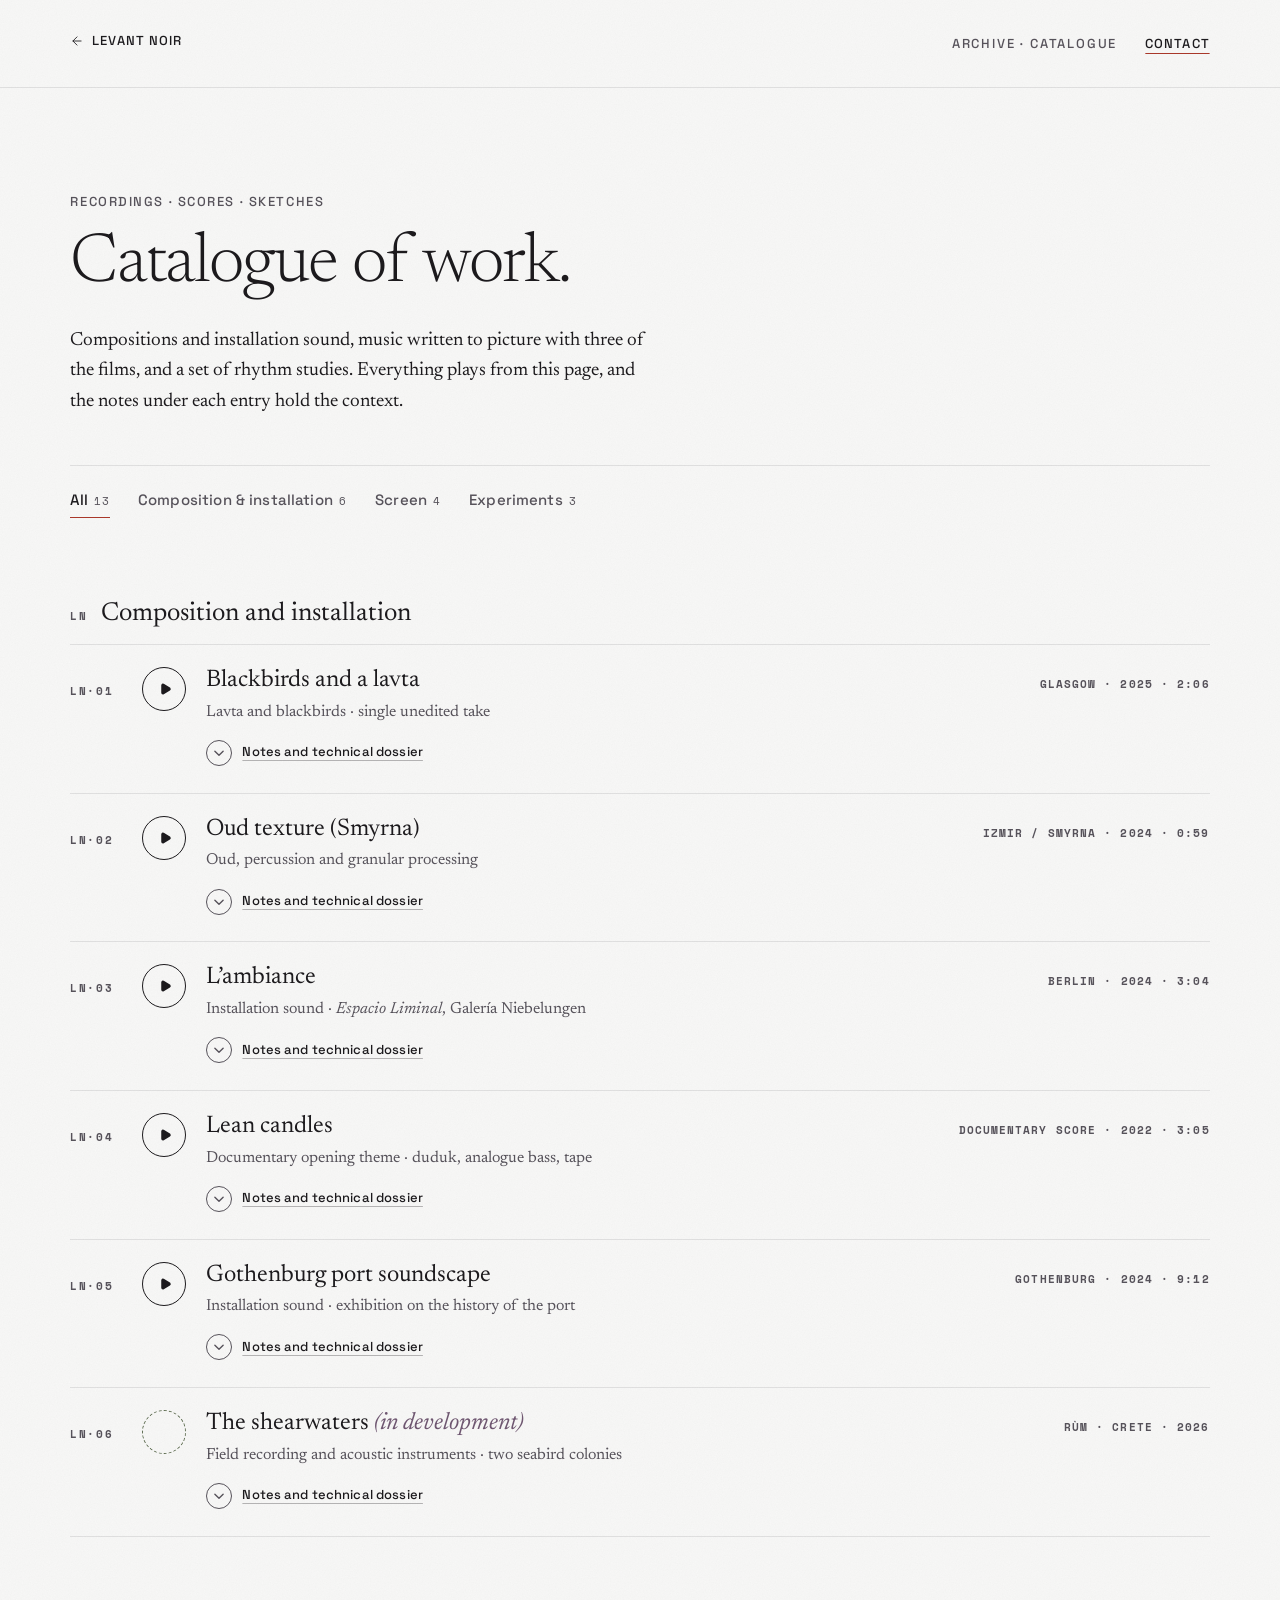
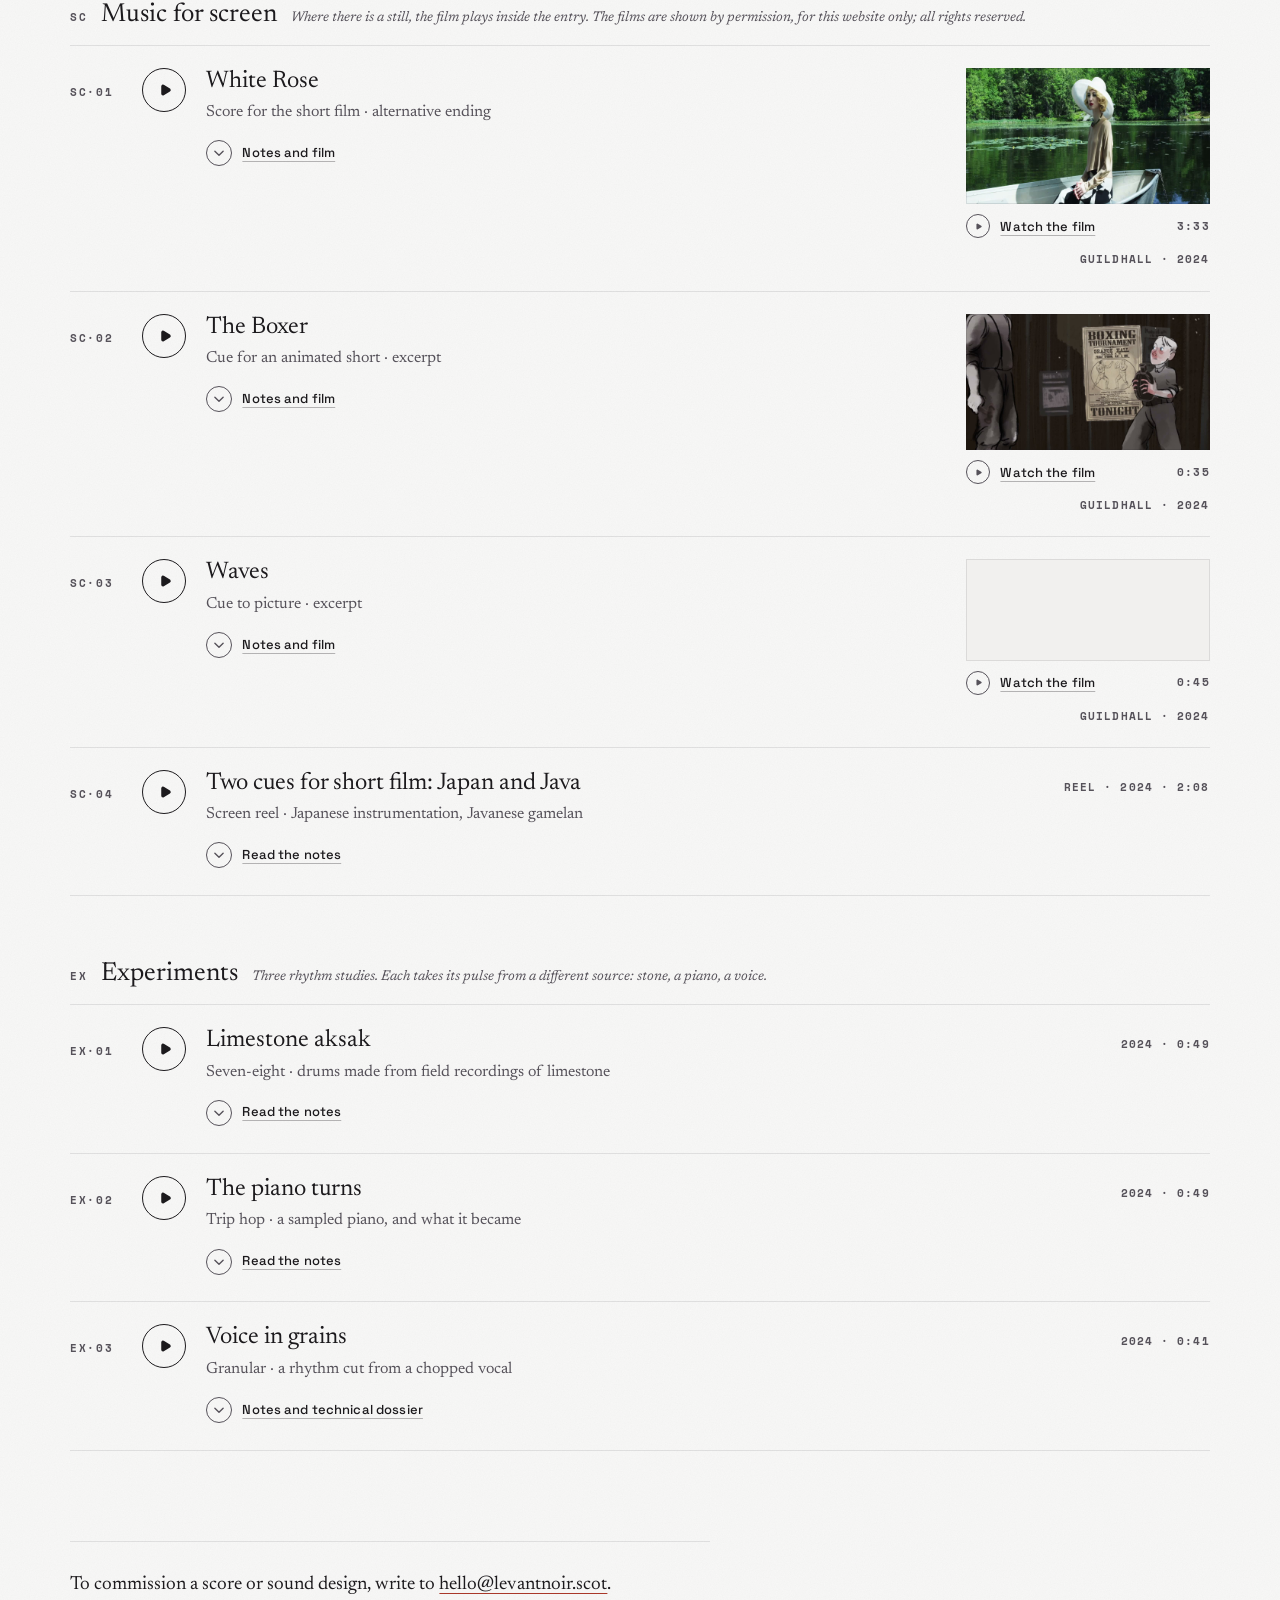
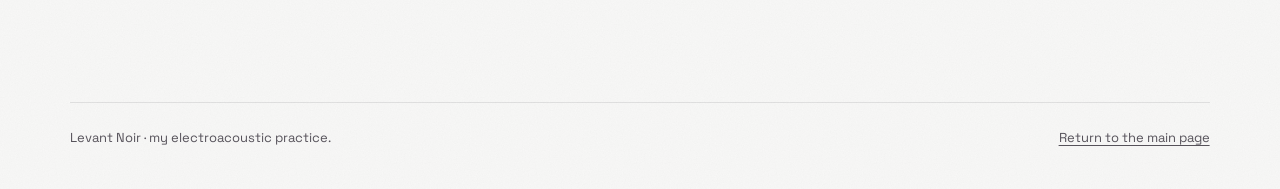
<file: work.html>
<!DOCTYPE html>
<html lang="en-GB">
<head>
  <meta charset="UTF-8">
  <meta name="viewport" content="width=device-width, initial-scale=1">
  <title>Catalogue · Levant Noir · Ioannis Valasakis</title>
  <meta name="description" content="The catalogue of Ioannis Valasakis (Levant Noir): compositions and installation sound, music written to picture with the films, and rhythm studies. Everything plays from the page.">
  <meta name="theme-color" content="#f8f8f7">
  <meta property="og:type" content="website">
  <meta property="og:title" content="Catalogue · Levant Noir · Ioannis Valasakis">
  <meta property="og:description" content="Compositions and installation sound, music written to picture with the films, and rhythm studies.">
  <meta property="og:image" content="images/og.jpg">
  <link rel="icon" href="favicon.svg" type="image/svg+xml">
  <link rel="preconnect" href="https://fonts.googleapis.com">
  <link rel="preconnect" href="https://fonts.gstatic.com" crossorigin>
  <link rel="stylesheet" href="https://fonts.googleapis.com/css2?family=Newsreader:ital,opsz,wght@0,6..72,300;0,6..72,400;0,6..72,500;1,6..72,300;1,6..72,400&family=Space+Grotesk:wght@400;500;700&family=Space+Mono:wght@400;700&display=swap">
  <link rel="stylesheet" href="css/site.css?v=15">
  <style>
    .page-work { min-height: 100vh; display: flex; flex-direction: column; }
    /* The header keeps its full-width rule; its contents align with the box below. */
    .page-work__header {
      padding: 28px max(var(--gutter), calc((100% - var(--max-width)) / 2));
      display: flex; justify-content: space-between; align-items: baseline; gap: 20px;
      border-bottom: 1px solid var(--rule-subtle);
    }
    .page-work__back {
      font-family: var(--sans); font-size: 13px; font-weight: 500; letter-spacing: 0.08em; text-transform: uppercase;
      display: inline-flex; align-items: center; gap: 8px; transition: color 0.25s ease;
    }
    .page-work__back:hover { color: var(--rowan); }
    .page-work__aside { display: flex; align-items: baseline; gap: 28px; }
    .page-work__contact { font-family: var(--sans); font-size: 13px; font-weight: 500; letter-spacing: 0.08em; text-transform: uppercase; padding: 6px 0; margin: -6px 0; text-decoration: underline; text-decoration-color: var(--rowan); text-underline-offset: 5px; }
    .page-work__invite { margin-top: clamp(56px, 7vw, 96px); padding-top: 28px; border-top: 1px solid var(--rule-subtle); }
    .page-work__hero {
      padding: clamp(56px, 8vw, 104px) var(--gutter) clamp(32px, 4vw, 48px);
      max-width: var(--page); margin: 0 auto; width: 100%;
    }
    .page-work__title {
      font-size: clamp(40px, 5.5vw, 76px); font-weight: 300; line-height: 1.05; letter-spacing: -0.02em;
      margin-top: 16px; max-width: 18ch;
    }
    .page-work__subtitle {
      font-family: var(--serif); font-size: var(--fs-body); line-height: var(--lh-body); font-variation-settings: 'opsz' 20;
      color: var(--ink); max-width: 58ch; margin-top: 24px;
    }
    .page-work__content {
      max-width: var(--page); margin: 0 auto; width: 100%;
      padding: 0 var(--gutter) clamp(64px, 8vw, 112px);
    }

    /* Filters: sentence case, medium weight; the pressed one takes a Rowan underline, not a tab. */
    .filters { display: flex; flex-wrap: wrap; gap: 8px 28px; padding: 18px 0; border-top: 1px solid var(--rule-subtle); }
    .filter {
      background: transparent; border: 0; padding: 6px 0 8px; cursor: pointer; color: var(--muted);
      font-family: var(--sans); font-size: 0.9375rem; font-weight: 500; letter-spacing: 0.01em;
      border-bottom: 1.5px solid transparent; transition: color 0.25s ease;
    }
    .filter:hover { color: var(--ink); }
    .filter[aria-pressed="true"] { color: var(--ink); border-bottom-color: var(--rowan); }
    .filter__n { font-family: var(--mono); font-size: 0.6875rem; letter-spacing: 0.1em; color: var(--muted); margin-left: 6px; }

    .cat { margin-top: clamp(40px, 5vw, 64px); }
    .cat[hidden] { display: none; }
    .cat__head { display: flex; align-items: baseline; gap: 14px; flex-wrap: wrap; padding-bottom: 14px; }
    .cat__code { font-family: var(--mono); font-size: var(--fs-mono); font-weight: 700; letter-spacing: 0.14em; color: var(--muted); }
    .cat__title { font-size: 26px; font-variation-settings: 'opsz' 26; }
    .cat__note { font-family: var(--serif); font-style: italic; font-size: var(--fs-caption); font-variation-settings: 'opsz' 14; color: var(--ink-soft); }

    /* Catalogue rows: number, play, title and role, measurement. The rest waits inside the notes. */
    .tracks--cat { grid-column: auto; grid-template-columns: 52px 44px minmax(0, 1fr) auto; }
    .track--cat { scroll-margin-top: 24px; }
    .track--cat:target { background: var(--panel); box-shadow: -12px 0 0 var(--panel), 12px 0 0 var(--panel); }
    .track__role { font-family: var(--serif); font-size: var(--fs-body-sm); line-height: 1.45; font-variation-settings: 'opsz' 16; color: var(--ink-soft); }
    .track__notes .track__desc { margin-top: 12px; }
    .track__notes .track__dossier { margin-top: 10px; max-width: var(--measure-sm); }
    .track__film { display: block; width: 100%; max-width: 960px; height: auto; margin-top: 16px; background: var(--panel); outline: 1px solid var(--rule-subtle); outline-offset: -1px; }
    /* An open film takes the columns its still has vacated, so the row does not sit lopsided. */
    .track--film:has(details[open]) .track__body { grid-column: 3 / -1; }
    .track--film:has(details[open]) .track__side { grid-column: 3 / -1; align-items: flex-start; }

    /* Film entries show a still in the row, so the picture is never a surprise behind a button.
       Pressing it opens the entry and starts the film; once open, the film itself replaces the still. */
    .track__side { display: flex; flex-direction: column; align-items: flex-end; gap: 12px; }
    .track--film:has(details[open]) .track__thumb { display: none; }
    .track__side .track__meta { padding-top: 0; }

    @media (max-width: 899px) {
      .page-work__aside .label { display: none; }
      .tracks--cat { grid-template-columns: 44px 44px minmax(0, 1fr); }
      .track--cat .track__meta { grid-column: 3; }
      /* On a phone the film takes the full row, back across the number and play columns. */
      .track__film { width: calc(100% + 116px); max-width: none; margin-left: -116px; }
      .track__side { grid-column: 1 / -1; align-items: stretch; }
      .track__thumb { width: 100%; }
      .track__side .track__meta { padding-left: 0; }
    }
    @media print {
      .filters, .track__film, .track__thumb { display: none; }
      .tracks--cat { display: block; }
      .track--cat { grid-template-columns: 52px minmax(0, 1fr) auto; }
    }
  </style>
</head>
<body class="page-work">
  <a class="skip" href="#main">Skip to content</a>

  <header class="page-work__header">
    <nav aria-label="Back">
      <a class="page-work__back" href="index.html#listen">
        <svg width="14" height="14" viewBox="0 0 24 24" fill="none" stroke="currentColor" stroke-width="1.8" stroke-linecap="round" stroke-linejoin="round" aria-hidden="true"><path d="M19 12H5M12 19l-7-7 7-7"/></svg>
        <span>Levant Noir</span>
      </a>
    </nav>
    <p class="page-work__aside"><span class="label" style="letter-spacing: 0.14em;">Archive &middot; Catalogue</span><a class="page-work__contact" href="index.html#contact">Contact</a></p>
  </header>

  <main id="main">
    <div class="page-work__hero">
      <p class="label">Recordings &middot; Scores &middot; Sketches</p>
      <h1 class="page-work__title">Catalogue of work.</h1>
      <p class="page-work__subtitle">Compositions and installation sound, music written to picture with three of the films, and a set of rhythm studies. Everything plays from this page, and the notes under each entry hold the context.</p>
    </div>

    <div class="page-work__content">
      <div class="filters" id="filters" role="group" aria-label="Filter the catalogue" hidden>
        <button class="filter" type="button" data-filter="all" aria-pressed="true">All<span class="filter__n">13</span></button>
        <button class="filter" type="button" data-filter="ln" aria-pressed="false">Composition &amp; installation<span class="filter__n">6</span></button>
        <button class="filter" type="button" data-filter="sc" aria-pressed="false">Screen<span class="filter__n">4</span></button>
        <button class="filter" type="button" data-filter="ex" aria-pressed="false">Experiments<span class="filter__n">3</span></button>
      </div>

      <section class="cat" data-kind="ln" aria-labelledby="cat-ln">
        <div class="cat__head">
          <span class="cat__code">LN</span>
          <h2 class="cat__title" id="cat-ln">Composition and installation</h2>
        </div>
        <ol class="tracks tracks--cat">
          <li class="track track--cat" id="ln-01" data-track="blackbirds" data-src="blackbirds-and-a-lavta.v1.m4a" data-title="Blackbirds and a lavta" data-details="#ln-01">
            <span class="track__idx">LN&middot;01</span>
            <button class="play" type="button" data-play="blackbirds" aria-label="Play Blackbirds and a lavta" aria-pressed="false">
              <svg class="icon-play" width="14" height="14" viewBox="0 0 24 24" aria-hidden="true"><path d="M9.5 7.5v9l7.4-4.5z"/></svg>
              <svg class="icon-pause" width="14" height="14" viewBox="0 0 24 24" aria-hidden="true"><path d="M9 7v10M15 7v10" stroke-width="3.4"/></svg>
            </button>
            <div class="track__body">
              <h3 class="track__title">
                <span>Blackbirds and a lavta</span>
                <span class="track-wave" aria-hidden="true"><span class="wave-bar"></span><span class="wave-bar"></span><span class="wave-bar"></span></span>
              </h3>
              <p class="track__role">Lavta and blackbirds &middot; single unedited take</p>
              <details class="track__tech track__notes">
                <summary><span class="when-closed">Notes and technical dossier</span><span class="when-open">Close the notes</span></summary>
                <p class="track__desc">While improvising with my lavta last spring in Glasgow, I realised the blackbirds were answering my music. I decided to capture this live fragment as I tried to improvise with them. A single, unedited take, no electronics.</p>
                <p class="track__dossier">lavta &middot; single acoustic capture &middot; open-window environmental resonance</p>
              </details>
            </div>
            <p class="track__meta">Glasgow &middot; 2025 &middot; 2:06</p>
          </li>
          <li class="track track--cat" id="ln-02" data-track="oud" data-src="oud-texture-smyrna.v1.m4a" data-title="Oud texture (Smyrna)" data-details="#ln-02">
            <span class="track__idx">LN&middot;02</span>
            <button class="play" type="button" data-play="oud" aria-label="Play Oud texture (Smyrna)" aria-pressed="false">
              <svg class="icon-play" width="14" height="14" viewBox="0 0 24 24" aria-hidden="true"><path d="M9.5 7.5v9l7.4-4.5z"/></svg>
              <svg class="icon-pause" width="14" height="14" viewBox="0 0 24 24" aria-hidden="true"><path d="M9 7v10M15 7v10" stroke-width="3.4"/></svg>
            </button>
            <div class="track__body">
              <h3 class="track__title">
                <span>Oud texture (Smyrna)</span>
                <span class="track-wave" aria-hidden="true"><span class="wave-bar"></span><span class="wave-bar"></span><span class="wave-bar"></span></span>
              </h3>
              <p class="track__role">Oud, percussion and granular processing</p>
              <details class="track__tech track__notes">
                <summary><span class="when-closed">Notes and technical dossier</span><span class="when-open">Close the notes</span></summary>
                <p class="track__desc">An oud passage recorded in the stone interior of the old bathhouse in Smyrna (Izmir), using its natural reverberation. A transient motif refracted through real-time granular fragmentation, short gestures frozen into resonant micro-loops that dissolve back into the chamber. Bendir and finger cymbals underneath.</p>
                <p class="track__dossier">oud → granular freeze (Beads) &middot; percussion → multi-tap delay (Magneto) &middot; bells → pitch-shifted reverb (Mimeophon, Clouds) &middot; stereo field rotation via Maths</p>
              </details>
            </div>
            <p class="track__meta">Izmir / Smyrna &middot; 2024 &middot; 0:59</p>
          </li>
          <li class="track track--cat" id="ln-03" data-track="ambiance" data-src="l-ambiance.v1.m4a" data-title="L’ambiance" data-details="#ln-03">
            <span class="track__idx">LN&middot;03</span>
            <button class="play" type="button" data-play="ambiance" aria-label="Play L’ambiance" aria-pressed="false">
              <svg class="icon-play" width="14" height="14" viewBox="0 0 24 24" aria-hidden="true"><path d="M9.5 7.5v9l7.4-4.5z"/></svg>
              <svg class="icon-pause" width="14" height="14" viewBox="0 0 24 24" aria-hidden="true"><path d="M9 7v10M15 7v10" stroke-width="3.4"/></svg>
            </button>
            <div class="track__body">
              <h3 class="track__title">
                <span lang="fr">L’ambiance</span>
                <span class="track-wave" aria-hidden="true"><span class="wave-bar"></span><span class="wave-bar"></span><span class="wave-bar"></span></span>
              </h3>
              <p class="track__role">Installation sound &middot; <em lang="es">Espacio Liminal</em>, Galería Niebelungen</p>
              <details class="track__tech track__notes">
                <summary><span class="when-closed">Notes and technical dossier</span><span class="when-open">Close the notes</span></summary>
                <p class="track__desc">Made for the installation <em lang="es">Espacio Liminal</em> (Galería Niebelungen, Berlin). Sub-bass foundations, slow-swept narrow band-pass filters, and slowed environmental recordings of glacial thaw, using deliberate voltage drift to mirror the perceptual adaptation of the ear to quiet spaces.</p>
                <p class="track__dossier">Plaits (wavetable) &middot; Ripples (band-pass, slow sweep) &middot; Clouds (80% wet) &middot; environmental recordings → Morphagene at half speed</p>
              </details>
            </div>
            <p class="track__meta">Berlin &middot; 2024 &middot; 3:04</p>
          </li>
          <li class="track track--cat" id="ln-04" data-track="candles" data-src="lean-candles.v1.m4a" data-title="Lean candles" data-details="#ln-04">
            <span class="track__idx">LN&middot;04</span>
            <button class="play" type="button" data-play="candles" aria-label="Play Lean candles" aria-pressed="false">
              <svg class="icon-play" width="14" height="14" viewBox="0 0 24 24" aria-hidden="true"><path d="M9.5 7.5v9l7.4-4.5z"/></svg>
              <svg class="icon-pause" width="14" height="14" viewBox="0 0 24 24" aria-hidden="true"><path d="M9 7v10M15 7v10" stroke-width="3.4"/></svg>
            </button>
            <div class="track__body">
              <h3 class="track__title">
                <span>Lean candles</span>
                <span class="track-wave" aria-hidden="true"><span class="wave-bar"></span><span class="wave-bar"></span><span class="wave-bar"></span></span>
              </h3>
              <p class="track__role">Documentary opening theme &middot; duduk, analogue bass, tape</p>
              <details class="track__tech track__notes">
                <summary><span class="when-closed">Notes and technical dossier</span><span class="when-open">Close the notes</span></summary>
                <p class="track__desc">Opening theme for an Armenian documentary on political transition. A sample from a beautiful apricot-wood duduk over analogue bass synthesis and mechanical tape degradation. Down-tempo, the lament of the reed held in a modal scale.</p>
                <p class="track__dossier">duduk → 3 s granular buffer &middot; TR-8S rhythm architecture &middot; Moog Sub 37 analogue bass &middot; vinyl crackle → tape saturation → dynamic sidechain</p>
              </details>
            </div>
            <p class="track__meta">Documentary score &middot; 2022 &middot; 3:05</p>
          </li>
          <li class="track track--cat" id="ln-05" data-track="gothenburg" data-src="gothenburg-port-soundscape.v1.m4a" data-title="Gothenburg port soundscape" data-details="#ln-05">
            <span class="track__idx">LN&middot;05</span>
            <button class="play" type="button" data-play="gothenburg" aria-label="Play Gothenburg port soundscape" aria-pressed="false">
              <svg class="icon-play" width="14" height="14" viewBox="0 0 24 24" aria-hidden="true"><path d="M9.5 7.5v9l7.4-4.5z"/></svg>
              <svg class="icon-pause" width="14" height="14" viewBox="0 0 24 24" aria-hidden="true"><path d="M9 7v10M15 7v10" stroke-width="3.4"/></svg>
            </button>
            <div class="track__body">
              <h3 class="track__title">
                <span>Gothenburg port soundscape</span>
                <span class="track-wave" aria-hidden="true"><span class="wave-bar"></span><span class="wave-bar"></span><span class="wave-bar"></span></span>
              </h3>
              <p class="track__role">Installation sound &middot; exhibition on the history of the port</p>
              <details class="track__tech track__notes">
                <summary><span class="when-closed">Notes and technical dossier</span><span class="when-open">Close the notes</span></summary>
                <p class="track__desc">A soundscape from the sound installation I made for an exhibition in Gothenburg on the history of the city’s port. Two sections of the installation, played here one after the other.</p>
                <p class="track__dossier">stereo and binaural field recording &middot; stereo microphone pair → Zoom F3 &middot; recorded in the city, the port, on the ferry and at the seaside</p>
              </details>
            </div>
            <p class="track__meta">Gothenburg &middot; 2024 &middot; 9:12</p>
          </li>
          <li class="track track--cat track--pending" id="ln-06">
            <span class="track__idx">LN&middot;06</span>
            <span class="play play--pending" aria-hidden="true"></span>
            <div class="track__body">
              <h3 class="track__title">The shearwaters <span class="wt">(in development)</span></h3>
              <p class="track__role">Field recording and acoustic instruments &middot; two seabird colonies</p>
              <details class="track__tech track__notes">
                <summary><span class="when-closed">Notes and technical dossier</span><span class="when-open">Close the notes</span></summary>
                <p class="track__desc">Night recordings of two seabird colonies, Manx shearwaters on Rùm and Scopoli's shearwaters on islets off eastern Crete. Nocturnal colony sound, nesting calls from underground, and acoustic instruments, tracing the maritime geography that links two edges of Europe.</p>
                <p class="track__dossier">nocturnal field recordings &middot; acoustic instruments &middot; archival voice materials &middot; multi-channel spatial staging</p>
              </details>
            </div>
            <p class="track__meta">Rùm &middot; Crete &middot; 2026</p>
          </li>
        </ol>
      </section>

      <section class="cat" data-kind="sc" aria-labelledby="cat-sc">
        <div class="cat__head">
          <span class="cat__code">SC</span>
          <h2 class="cat__title" id="cat-sc">Music for screen</h2>
          <p class="cat__note">Where there is a still, the film plays inside the entry. The films are shown by permission, for this website only; all rights reserved.</p>
        </div>
        <ol class="tracks tracks--cat">
          <li class="track track--cat track--film" id="sc-01" data-track="white-rose" data-src="white-rose.v1.m4a" data-title="White Rose" data-details="#sc-01">
            <span class="track__idx">SC&middot;01</span>
            <button class="play" type="button" data-play="white-rose" aria-label="Play White Rose" aria-pressed="false">
              <svg class="icon-play" width="14" height="14" viewBox="0 0 24 24" aria-hidden="true"><path d="M9.5 7.5v9l7.4-4.5z"/></svg>
              <svg class="icon-pause" width="14" height="14" viewBox="0 0 24 24" aria-hidden="true"><path d="M9 7v10M15 7v10" stroke-width="3.4"/></svg>
            </button>
            <div class="track__body">
              <h3 class="track__title">
                <span>White Rose</span>
                <span class="track-wave" aria-hidden="true"><span class="wave-bar"></span><span class="wave-bar"></span><span class="wave-bar"></span></span>
              </h3>
              <p class="track__role">Score for the short film &middot; alternative ending</p>
              <details class="track__tech track__notes">
                <summary><span class="when-closed">Notes and film</span><span class="when-open">Close the notes and film</span></summary>
                <p class="track__desc">My score for the short film <em>White Rose</em>, written during film composition study at Guildhall. The picture moves from a dark house out to woods, fog and a lake. This is the version with my alternative ending, and it is the only sound on the film below.</p>
                <video class="track__film" controls controlslist="nodownload" playsinline preload="none" width="1280" height="720" poster="video/white-rose.v1.jpg" aria-label="White Rose, the full film with the alternative-ending score">
                  <source src="video/white-rose.v1.mp4" type="video/mp4">
                </video>
              </details>
            </div>
            <div class="track__side">
              <button class="track__thumb" type="button" data-film aria-label="Watch the film: White Rose">
                <img src="video/white-rose.v1.jpg" width="1280" height="720" alt="" loading="lazy" decoding="async">
                <span class="track__thumb-cap"><span class="track__thumb-ring" aria-hidden="true"><svg width="10" height="10" viewBox="0 0 24 24"><path d="M9.5 7.5v9l7.4-4.5z"/></svg></span><span class="track__thumb-label">Watch the film</span><span class="track__thumb-dur">3:33</span></span>
              </button>
              <p class="track__meta">Guildhall &middot; 2024</p>
            </div>
          </li>
          <li class="track track--cat track--film" id="sc-02" data-track="boxer" data-src="the-boxer.v1.m4a" data-title="The Boxer" data-details="#sc-02">
            <span class="track__idx">SC&middot;02</span>
            <button class="play" type="button" data-play="boxer" aria-label="Play The Boxer" aria-pressed="false">
              <svg class="icon-play" width="14" height="14" viewBox="0 0 24 24" aria-hidden="true"><path d="M9.5 7.5v9l7.4-4.5z"/></svg>
              <svg class="icon-pause" width="14" height="14" viewBox="0 0 24 24" aria-hidden="true"><path d="M9 7v10M15 7v10" stroke-width="3.4"/></svg>
            </button>
            <div class="track__body">
              <h3 class="track__title">
                <span>The Boxer</span>
                <span class="track-wave" aria-hidden="true"><span class="wave-bar"></span><span class="wave-bar"></span><span class="wave-bar"></span></span>
              </h3>
              <p class="track__role">Cue for an animated short &middot; excerpt</p>
              <details class="track__tech track__notes">
                <summary><span class="when-closed">Notes and film</span><span class="when-open">Close the notes and film</span></summary>
                <p class="track__desc">A thirty second cue for the animated short <em>The Boxer</em>, from the same study at Guildhall. A boy slips into the boxing tournament at the Grange Hall with a bottle for the fighter.</p>
                <video class="track__film" controls controlslist="nodownload" playsinline preload="none" width="1280" height="720" poster="video/the-boxer.v1.jpg" aria-label="The Boxer, a thirty second excerpt with score">
                  <source src="video/the-boxer.v1.mp4" type="video/mp4">
                </video>
              </details>
            </div>
            <div class="track__side">
              <button class="track__thumb" type="button" data-film aria-label="Watch the film: The Boxer">
                <img src="video/the-boxer.v1.jpg" width="1280" height="720" alt="" loading="lazy" decoding="async">
                <span class="track__thumb-cap"><span class="track__thumb-ring" aria-hidden="true"><svg width="10" height="10" viewBox="0 0 24 24"><path d="M9.5 7.5v9l7.4-4.5z"/></svg></span><span class="track__thumb-label">Watch the film</span><span class="track__thumb-dur">0:35</span></span>
              </button>
              <p class="track__meta">Guildhall &middot; 2024</p>
            </div>
          </li>
          <li class="track track--cat track--film" id="sc-03" data-track="waves" data-src="waves.v1.m4a" data-title="Waves" data-details="#sc-03">
            <span class="track__idx">SC&middot;03</span>
            <button class="play" type="button" data-play="waves" aria-label="Play Waves" aria-pressed="false">
              <svg class="icon-play" width="14" height="14" viewBox="0 0 24 24" aria-hidden="true"><path d="M9.5 7.5v9l7.4-4.5z"/></svg>
              <svg class="icon-pause" width="14" height="14" viewBox="0 0 24 24" aria-hidden="true"><path d="M9 7v10M15 7v10" stroke-width="3.4"/></svg>
            </button>
            <div class="track__body">
              <h3 class="track__title">
                <span>Waves</span>
                <span class="track-wave" aria-hidden="true"><span class="wave-bar"></span><span class="wave-bar"></span><span class="wave-bar"></span></span>
              </h3>
              <p class="track__role">Cue to picture &middot; excerpt</p>
              <details class="track__tech track__notes">
                <summary><span class="when-closed">Notes and film</span><span class="when-open">Close the notes and film</span></summary>
                <p class="track__desc">A short cue to picture: a woman on an outrigger boat in the last of the light, open water behind her.</p>
                <video class="track__film" controls controlslist="nodownload" playsinline preload="none" width="1280" height="532" poster="video/waves.v1.jpg" aria-label="Waves, a short excerpt with score">
                  <source src="video/waves.v1.mp4" type="video/mp4">
                </video>
              </details>
            </div>
            <div class="track__side">
              <button class="track__thumb" type="button" data-film aria-label="Watch the film: Waves">
                <img src="video/waves.v1.jpg" width="1280" height="532" alt="" loading="lazy" decoding="async">
                <span class="track__thumb-cap"><span class="track__thumb-ring" aria-hidden="true"><svg width="10" height="10" viewBox="0 0 24 24"><path d="M9.5 7.5v9l7.4-4.5z"/></svg></span><span class="track__thumb-label">Watch the film</span><span class="track__thumb-dur">0:45</span></span>
              </button>
              <p class="track__meta">Guildhall &middot; 2024</p>
            </div>
          </li>
          <li class="track track--cat" id="sc-04" data-track="reel" data-src="screen-reel.v1.m4a" data-title="Two cues for short film: Japan and Java" data-details="#sc-04">
            <span class="track__idx">SC&middot;04</span>
            <button class="play" type="button" data-play="reel" aria-label="Play Two cues for short film: Japan and Java" aria-pressed="false">
              <svg class="icon-play" width="14" height="14" viewBox="0 0 24 24" aria-hidden="true"><path d="M9.5 7.5v9l7.4-4.5z"/></svg>
              <svg class="icon-pause" width="14" height="14" viewBox="0 0 24 24" aria-hidden="true"><path d="M9 7v10M15 7v10" stroke-width="3.4"/></svg>
            </button>
            <div class="track__body">
              <h3 class="track__title">
                <span>Two cues for short film: Japan and Java</span>
                <span class="track-wave" aria-hidden="true"><span class="wave-bar"></span><span class="wave-bar"></span><span class="wave-bar"></span></span>
              </h3>
              <p class="track__role">Screen reel &middot; Japanese instrumentation, Javanese gamelan</p>
              <details class="track__tech track__notes">
                <summary><span class="when-closed">Read the notes</span><span class="when-open">Close the notes</span></summary>
                <p class="track__desc">Two cues from my screen reel, each written for a short film: one in a Japanese idiom, one built on Javanese gamelan.</p>
              </details>
            </div>
            <p class="track__meta">Reel &middot; 2024 &middot; 2:08</p>
          </li>
        </ol>
      </section>

      <section class="cat" data-kind="ex" aria-labelledby="cat-ex">
        <div class="cat__head">
          <span class="cat__code">EX</span>
          <h2 class="cat__title" id="cat-ex">Experiments</h2>
          <p class="cat__note">Three rhythm studies. Each takes its pulse from a different source: stone, a piano, a voice.</p>
        </div>
        <ol class="tracks tracks--cat">
          <li class="track track--cat" id="ex-01" data-track="seven-eighths" data-src="seven-eighths.v1.m4a" data-title="Limestone aksak" data-details="#ex-01">
            <span class="track__idx">EX&middot;01</span>
            <button class="play" type="button" data-play="seven-eighths" aria-label="Play Limestone aksak" aria-pressed="false">
              <svg class="icon-play" width="14" height="14" viewBox="0 0 24 24" aria-hidden="true"><path d="M9.5 7.5v9l7.4-4.5z"/></svg>
              <svg class="icon-pause" width="14" height="14" viewBox="0 0 24 24" aria-hidden="true"><path d="M9 7v10M15 7v10" stroke-width="3.4"/></svg>
            </button>
            <div class="track__body">
              <h3 class="track__title">
                <span>Limestone aksak</span>
                <span class="track-wave" aria-hidden="true"><span class="wave-bar"></span><span class="wave-bar"></span><span class="wave-bar"></span></span>
              </h3>
              <p class="track__role">Seven-eight &middot; drums made from field recordings of limestone</p>
              <details class="track__tech track__notes">
                <summary><span class="when-closed">Read the notes</span><span class="when-open">Close the notes</span></summary>
                <p class="track__desc">A rhythm in seven-eight: an aksak, the asymmetrical, limping metre built from uneven groups of beats. It runs through the traditional songs of Thrace, Bulgaria, Turkey and the whole region around them. There is no drum kit here. The drum sounds are field recordings of limestone, processed until they could carry the pattern.</p>
              </details>
            </div>
            <p class="track__meta">2024 &middot; 0:49</p>
          </li>
          <li class="track track--cat" id="ex-02" data-track="sample-that" data-src="sample-that.v1.m4a" data-title="The piano turns" data-details="#ex-02">
            <span class="track__idx">EX&middot;02</span>
            <button class="play" type="button" data-play="sample-that" aria-label="Play The piano turns" aria-pressed="false">
              <svg class="icon-play" width="14" height="14" viewBox="0 0 24 24" aria-hidden="true"><path d="M9.5 7.5v9l7.4-4.5z"/></svg>
              <svg class="icon-pause" width="14" height="14" viewBox="0 0 24 24" aria-hidden="true"><path d="M9 7v10M15 7v10" stroke-width="3.4"/></svg>
            </button>
            <div class="track__body">
              <h3 class="track__title">
                <span>The piano turns</span>
                <span class="track-wave" aria-hidden="true"><span class="wave-bar"></span><span class="wave-bar"></span><span class="wave-bar"></span></span>
              </h3>
              <p class="track__role">Trip hop &middot; a sampled piano, and what it became</p>
              <details class="track__tech track__notes">
                <summary><span class="when-closed">Read the notes</span><span class="when-open">Close the notes</span></summary>
                <p class="track__desc">This began as a trip hop sketch on a sampled piano. As it went on the texture grew more uncomfortable, and by the time the main melody came in it had turned into something closer to the score of a thriller. I stopped where it turned.</p>
              </details>
            </div>
            <p class="track__meta">2024 &middot; 0:49</p>
          </li>
          <li class="track track--cat" id="ex-03" data-track="granular-trip-hop" data-src="granular-trip-hop.v1.m4a" data-title="Voice in grains" data-details="#ex-03">
            <span class="track__idx">EX&middot;03</span>
            <button class="play" type="button" data-play="granular-trip-hop" aria-label="Play Voice in grains" aria-pressed="false">
              <svg class="icon-play" width="14" height="14" viewBox="0 0 24 24" aria-hidden="true"><path d="M9.5 7.5v9l7.4-4.5z"/></svg>
              <svg class="icon-pause" width="14" height="14" viewBox="0 0 24 24" aria-hidden="true"><path d="M9 7v10M15 7v10" stroke-width="3.4"/></svg>
            </button>
            <div class="track__body">
              <h3 class="track__title">
                <span>Voice in grains</span>
                <span class="track-wave" aria-hidden="true"><span class="wave-bar"></span><span class="wave-bar"></span><span class="wave-bar"></span></span>
              </h3>
              <p class="track__role">Granular &middot; a rhythm cut from a chopped vocal</p>
              <details class="track__tech track__notes">
                <summary><span class="when-closed">Notes and technical dossier</span><span class="when-open">Close the notes</span></summary>
                <p class="track__desc">The rhythm here comes from one place only: a vocal performance, sampled and chopped until the cuts themselves became the beat. It sits on a distorted bass, while granular processing pulls the voice apart into grains and lets it gather again.</p>
                <p class="track__dossier">vocal performance → sampled and chopped into the rhythm &middot; distorted bass &middot; granular processing</p>
              </details>
            </div>
            <p class="track__meta">2024 &middot; 0:41</p>
          </li>
        </ol>
      </section>

      <p class="body page-work__invite">To commission a score or sound design, write to <a href="mailto:hello@levantnoir.scot?subject=Commission%3A%20Levant%20Noir">hello@levantnoir.scot</a>.</p>
    </div>
  </main>

  <footer class="footer" style="margin-top: auto;">
    <p>Levant Noir · my electroacoustic practice.</p>
    <a href="index.html" style="text-decoration: underline;">Return to the main page</a>
  </footer>

  <div class="player" id="player" role="region" aria-label="Now playing" hidden>
    <button class="player__toggle" type="button" id="player-toggle" aria-label="Pause">
      <svg class="icon-play" width="16" height="16" viewBox="0 0 24 24" aria-hidden="true"><path d="M9.5 7.5v9l7.4-4.5z"/></svg>
      <svg class="icon-pause" width="16" height="16" viewBox="0 0 24 24" aria-hidden="true"><path d="M9 7v10M15 7v10" stroke-width="3.4"/></svg>
    </button>
    <p class="player__title" id="player-title" aria-live="polite"></p>
    <p class="player__time" id="player-time">0:00</p>
    <div class="player__progress"><div class="player__bar" id="player-bar"></div><input class="player__seek" id="player-seek" type="range" min="0" max="1000" step="1" value="0" aria-label="Seek" disabled></div>
    <a class="player__link" id="player-link" href="#main">Details</a>
    <button class="player__stop" type="button" id="player-stop">Stop</button>
  </div>

  <script src="js/player.js?v=2" defer></script>
  <script>
    /* Filters, and deep links: work.html#sc-01 opens that entry's notes. */
    (function () {
      var bar = document.getElementById('filters');
      var filters = Array.prototype.slice.call(bar.querySelectorAll('[data-filter]'));
      var cats = Array.prototype.slice.call(document.querySelectorAll('.cat'));

      function apply(kind) {
        filters.forEach(function (f) { f.setAttribute('aria-pressed', f.getAttribute('data-filter') === kind ? 'true' : 'false'); });
        cats.forEach(function (c) { c.hidden = kind !== 'all' && c.getAttribute('data-kind') !== kind; });
      }
      filters.forEach(function (f) {
        f.addEventListener('click', function () { apply(f.getAttribute('data-filter')); });
      });
      bar.hidden = false;

      function openTarget() {
        var el = location.hash && document.getElementById(location.hash.slice(1));
        if (!el || !el.classList.contains('track')) return;
        apply('all');
        var notes = el.querySelector('details');
        if (notes) notes.open = true;
        el.scrollIntoView();
      }
      /* The still in a film entry: open the notes, bring the film into view, start it. */
      Array.prototype.forEach.call(document.querySelectorAll('[data-film]'), function (b) {
        b.addEventListener('click', function () {
          var row = b.closest('.track');
          var film = row.querySelector('video');
          row.querySelector('details').open = true;
          film.scrollIntoView({ block: 'center' });
          film.focus();
          var p = film.play();
          if (p && p.catch) p.catch(function () {});
        });
      });

      window.addEventListener('hashchange', openTarget);
      openTarget();
    })();
  </script>
</body>
</html>
</file>
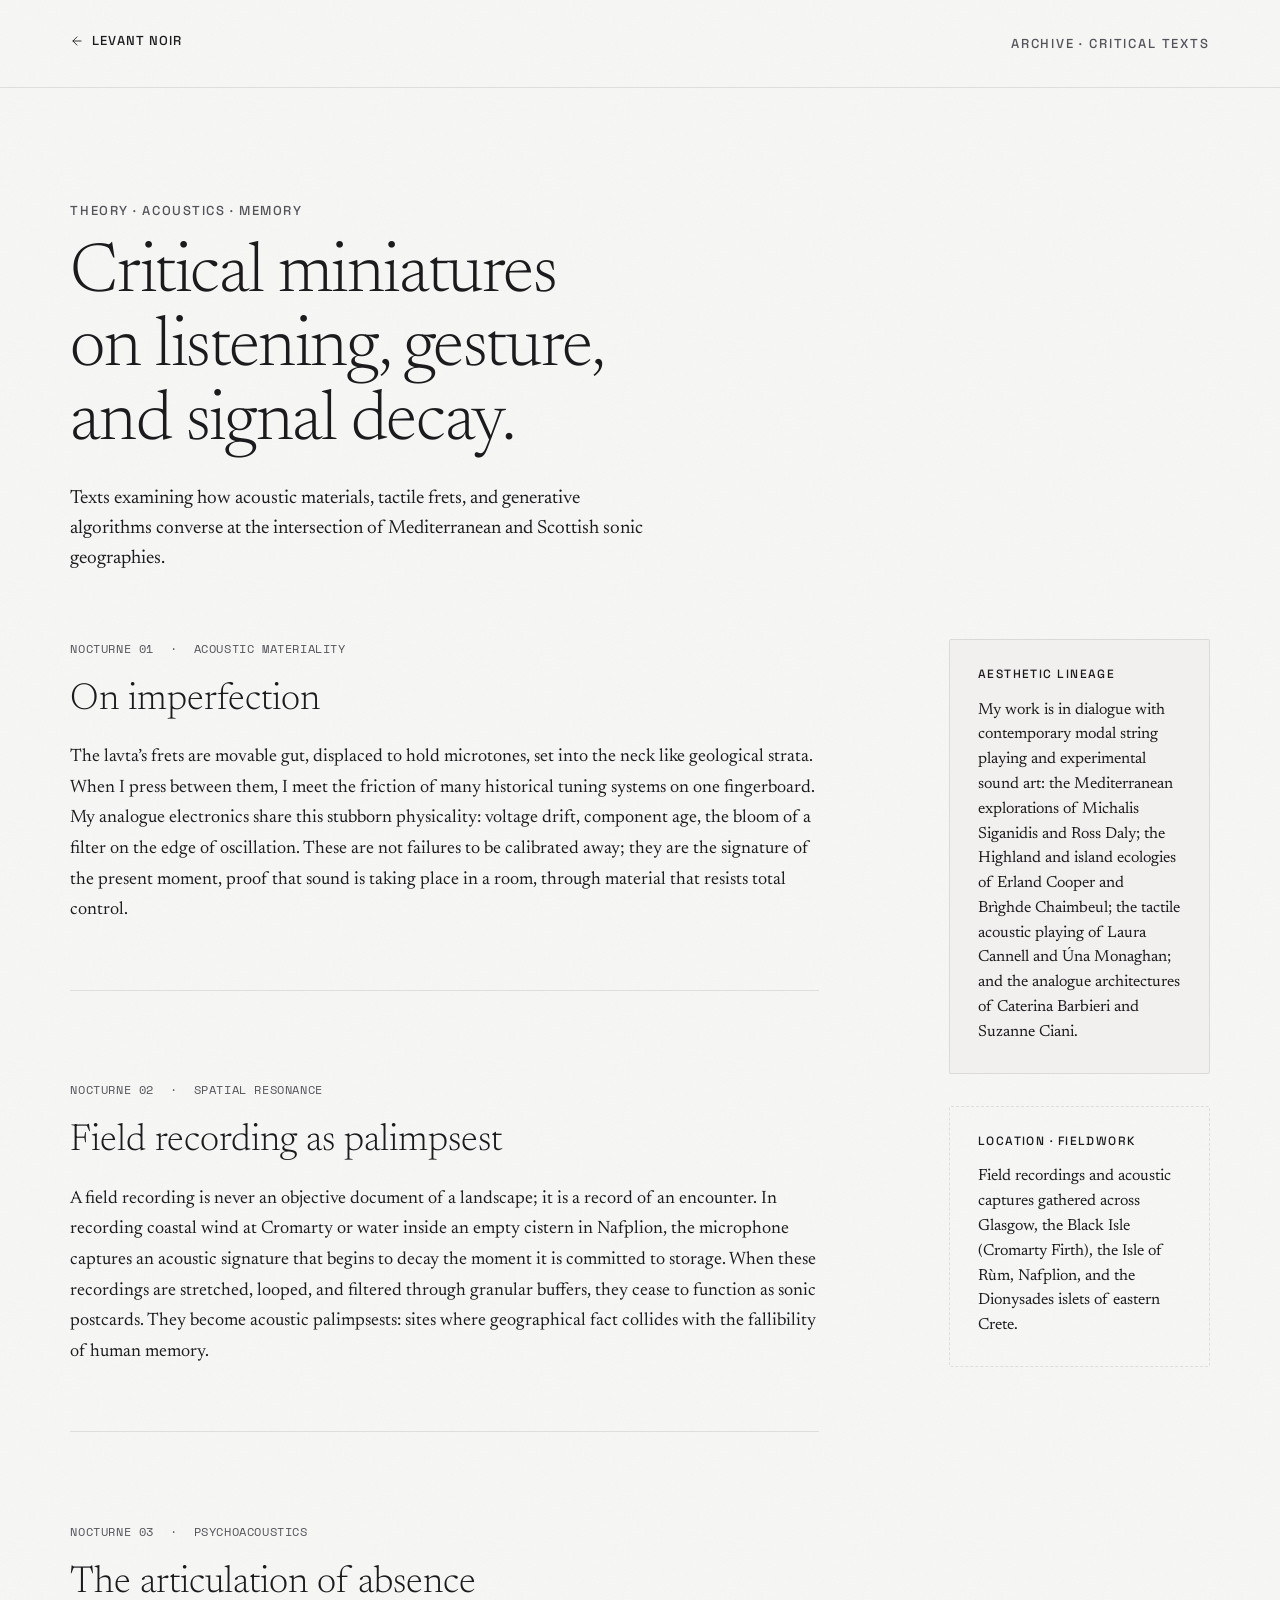
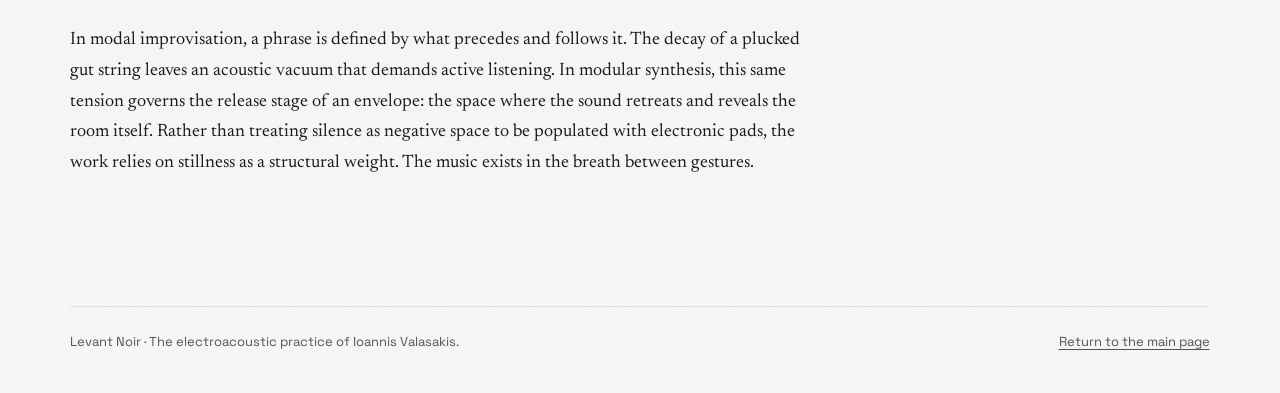
<file: writing.html>
<!DOCTYPE html>
<html lang="en-GB">
<head>
  <meta charset="UTF-8">
  <meta name="viewport" content="width=device-width, initial-scale=1">
  <title>Writing &amp; Lineage · Levant Noir · Ioannis Valasakis</title>
  <meta name="description" content="Critical miniatures on listening, microtonal fretwork, acoustic memory, and aesthetic lineage by Ioannis Valasakis (Levant Noir).">
  <meta name="theme-color" content="#f8f8f7">
  <link rel="icon" href="favicon.svg" type="image/svg+xml">
  <link rel="preconnect" href="https://fonts.googleapis.com">
  <link rel="preconnect" href="https://fonts.gstatic.com" crossorigin>
  <link rel="stylesheet" href="https://fonts.googleapis.com/css2?family=Newsreader:ital,opsz,wght@0,6..72,300;0,6..72,400;0,6..72,500;1,6..72,300;1,6..72,400&family=Space+Grotesk:wght@400;500;700&family=Space+Mono:wght@400;700&display=swap">
  <link rel="stylesheet" href="css/site.css?v=15">
  <style>
    .page-writings {
      min-height: 100vh;
      display: flex;
      flex-direction: column;
      color: var(--ink);   /* no background here: the grained ground comes from body */
    }
    .page-writings__header {
      padding: 28px max(var(--gutter), calc((100% - var(--max-width)) / 2));
      display: flex;
      justify-content: space-between;
      align-items: baseline;
      border-bottom: 1px solid var(--rule-subtle);
    }
    .page-writings__nav-back {
      font-family: var(--sans);
      font-size: 13px;
      font-weight: 500;
      letter-spacing: 0.08em;
      text-transform: uppercase;
      color: var(--ink);
      display: inline-flex;
      align-items: center;
      gap: 8px;
      transition: color 0.25s ease;
    }
    .page-writings__nav-back:hover {
      color: var(--copper);
    }
    .page-writings__hero {
      padding: clamp(64px, 9vw, 112px) var(--gutter) clamp(40px, 5vw, 64px);
      max-width: var(--page);
      margin: 0 auto;
      width: 100%;
    }
    .page-writings__title {
      font-size: clamp(40px, 5.5vw, 76px);
      font-weight: 300;
      line-height: 1.05;
      letter-spacing: -0.02em;
      margin-top: 16px;
      max-width: 18ch;
    }
    .page-writings__subtitle {
      font-family: var(--serif);
      font-size: var(--fs-body);
      line-height: var(--lh-body);
      font-variation-settings: 'opsz' 20;
      color: var(--ink);
      max-width: 58ch;
      margin-top: 24px;
    }
    .page-writings__content {
      max-width: var(--page);
      margin: 0 auto;
      width: 100%;
      padding: 0 var(--gutter) clamp(80px, 10vw, 140px);
      display: grid;
      grid-template-columns: repeat(12, minmax(0, 1fr));
      column-gap: 32px;
      row-gap: 64px;
    }
    .writings-stream {
      grid-column: 1 / span 8;
      display: flex;
      flex-direction: column;
      gap: clamp(56px, 7vw, 96px);
    }
    .writings-sidebar {
      grid-column: 10 / span 3;
      display: flex;
      flex-direction: column;
      gap: 32px;
    }
    .writing-entry {
      display: flex;
      flex-direction: column;
      gap: 20px;
      padding-bottom: clamp(40px, 5vw, 64px);
      border-bottom: 1px solid var(--rule-subtle);
    }
    .writing-entry:last-child {
      border-bottom: none;
      padding-bottom: 0;
    }
    .writing-entry__meta {
      display: flex;
      align-items: center;
      gap: 16px;
      font-family: var(--mono);
      font-size: 12px;
      letter-spacing: 0.05em;
      color: var(--muted);   /* a catalogue mark: Rowan is kept for sound and invitation */
      text-transform: uppercase;
    }
    .writing-entry__title {
      font-size: clamp(28px, 3vw, 38px);
      font-weight: 300;
      line-height: 1.15;
    }
    .writing-entry__body {
      font-size: clamp(18px, 1.35vw, 21px);
      line-height: 1.7;
      color: var(--ink);
      font-variation-settings: 'opsz' 20;
    }
    .lineage-card {
      background: var(--paper-tint);
      padding: 28px;
      border: 1px solid var(--rule-subtle);
      border-radius: 2px;
      display: flex;
      flex-direction: column;
      gap: 16px;
    }
    .lineage-card__title {
      font-family: var(--sans);
      font-size: 12px;
      font-weight: 500;
      letter-spacing: 0.12em;
      text-transform: uppercase;
      color: var(--ink);
    }
    .lineage-card__body {
      font-family: var(--serif);
      font-size: var(--fs-body-sm);
      line-height: var(--lh-body-sm);
      font-variation-settings: 'opsz' 16;
      color: var(--ink);
    }
    @media (max-width: 899px) {
      .writings-stream, .writings-sidebar {
        grid-column: 1 / -1;
      }
    }
  </style>
</head>
<body class="page-writings">
  <a class="skip" href="#main">Skip to content</a>
  <header class="page-writings__header">
    <nav aria-label="Back">
      <a class="page-writings__nav-back" href="index.html#writing">
        <svg width="14" height="14" viewBox="0 0 24 24" fill="none" stroke="currentColor" stroke-width="1.8" stroke-linecap="round" stroke-linejoin="round" aria-hidden="true"><path d="M19 12H5M12 19l-7-7 7-7"/></svg>
        <span>Levant Noir</span>
      </a>
    </nav>
    <span class="label" style="letter-spacing: 0.14em;">Archive &middot; Critical Texts</span>
  </header>

  <main id="main">
    <div class="page-writings__hero">
      <p class="label">Theory &middot; Acoustics &middot; Memory</p>
      <h1 class="page-writings__title">Critical miniatures on listening, gesture, and signal decay.</h1>
      <p class="page-writings__subtitle">Texts examining how acoustic materials, tactile frets, and generative algorithms converse at the intersection of Mediterranean and Scottish sonic geographies.</p>
    </div>

    <div class="page-writings__content">
      <div class="writings-stream">
        <article class="writing-entry" id="on-imperfection">
          <div class="writing-entry__meta">
            <span>Nocturne 01</span>
            <span>&middot;</span>
            <span>Acoustic Materiality</span>
          </div>
          <h2 class="writing-entry__title">On imperfection</h2>
          <div class="writing-entry__body">
            <p>The lavta’s frets are movable gut, displaced to hold microtones, set into the neck like geological strata. When I press between them, I meet the friction of many historical tuning systems on one fingerboard. My analogue electronics share this stubborn physicality: voltage drift, component age, the bloom of a filter on the edge of oscillation. These are not failures to be calibrated away; they are the signature of the present moment, proof that sound is taking place in a room, through material that resists total control.</p>
          </div>
        </article>

        <article class="writing-entry" id="field-recording-as-palimpsest">
          <div class="writing-entry__meta">
            <span>Nocturne 02</span>
            <span>&middot;</span>
            <span>Spatial Resonance</span>
          </div>
          <h2 class="writing-entry__title">Field recording as palimpsest</h2>
          <div class="writing-entry__body">
            <p>A field recording is never an objective document of a landscape; it is a record of an encounter. In recording coastal wind at Cromarty or water inside an empty cistern in Nafplion, the microphone captures an acoustic signature that begins to decay the moment it is committed to storage. When these recordings are stretched, looped, and filtered through granular buffers, they cease to function as sonic postcards. They become acoustic palimpsests: sites where geographical fact collides with the fallibility of human memory.</p>
          </div>
        </article>

        <article class="writing-entry" id="the-articulation-of-absence">
          <div class="writing-entry__meta">
            <span>Nocturne 03</span>
            <span>&middot;</span>
            <span>Psychoacoustics</span>
          </div>
          <h2 class="writing-entry__title">The articulation of absence</h2>
          <div class="writing-entry__body">
            <p>In modal improvisation, a phrase is defined by what precedes and follows it. The decay of a plucked gut string leaves an acoustic vacuum that demands active listening. In modular synthesis, this same tension governs the release stage of an envelope: the space where the sound retreats and reveals the room itself. Rather than treating silence as negative space to be populated with electronic pads, the work relies on stillness as a structural weight. The music exists in the breath between gestures.</p>
          </div>
        </article>
      </div>

      <aside class="writings-sidebar">
        <div class="lineage-card">
          <h3 class="lineage-card__title">Aesthetic Lineage</h3>
          <p class="lineage-card__body">My work is in dialogue with contemporary modal string playing and experimental sound art: the Mediterranean explorations of Michalis Siganidis and Ross Daly; the Highland and island ecologies of Erland Cooper and Brìghde Chaimbeul; the tactile acoustic playing of Laura Cannell and Úna Monaghan; and the analogue architectures of Caterina Barbieri and Suzanne Ciani.</p>
        </div>

        <div class="lineage-card" style="background: transparent; border: 1px dashed var(--rule-subtle);">
          <h3 class="lineage-card__title">Location &middot; Fieldwork</h3>
          <p class="lineage-card__body">Field recordings and acoustic captures gathered across Glasgow, the Black Isle (Cromarty Firth), the Isle of Rùm, Nafplion, and the Dionysades islets of eastern Crete.</p>
        </div>
      </aside>
    </div>
  </main>

  <footer class="footer" style="margin-top: auto; border-top: 1px solid var(--rule-subtle);">
    <p>Levant Noir &middot; The electroacoustic practice of Ioannis Valasakis.</p>
    <a href="/">Return to the main page</a>
  </footer>
</body>
</html>
</file>
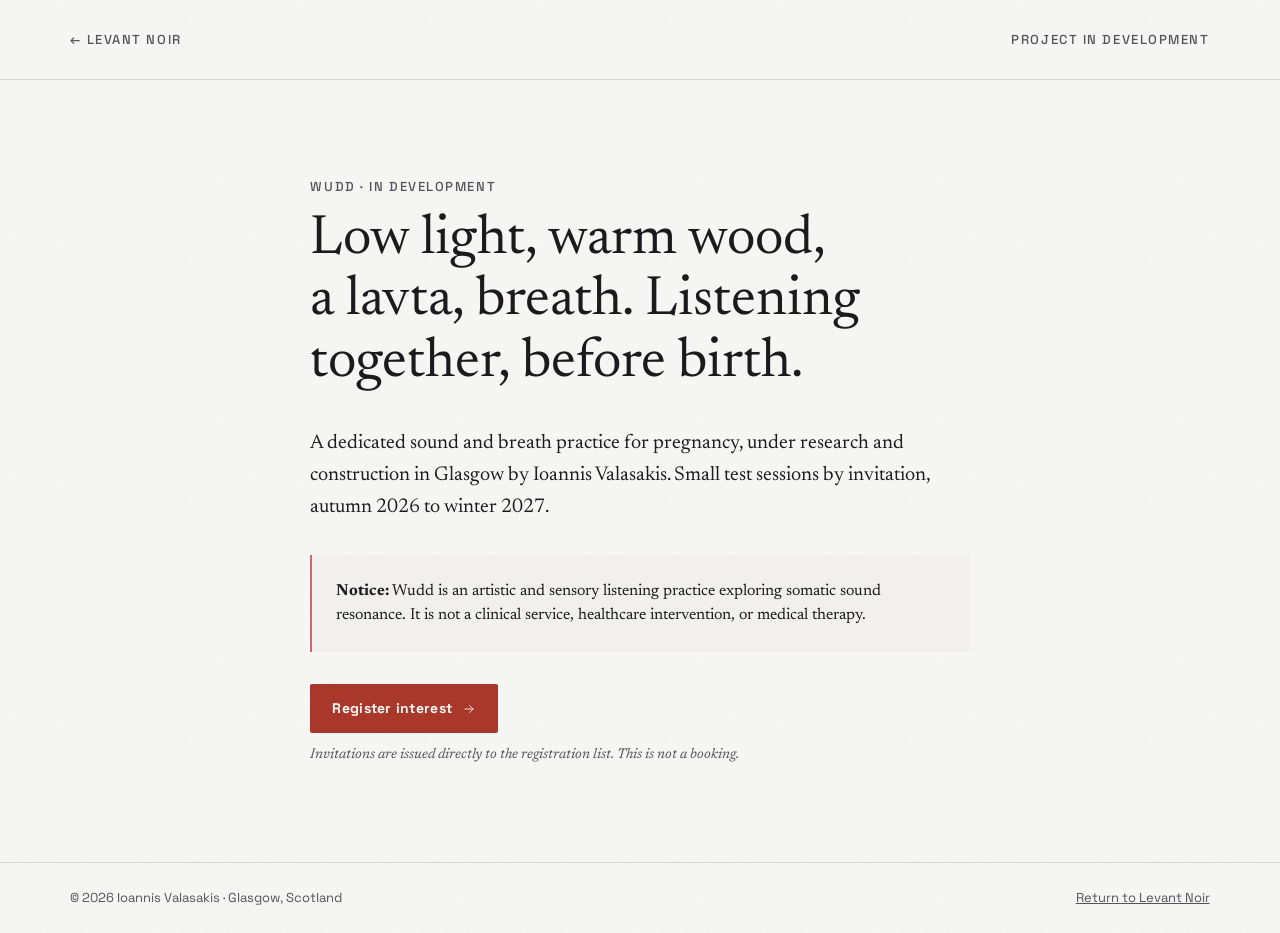
<file: wudd.html>
<!DOCTYPE html>
<html lang="en-GB">
<head>
  <meta charset="UTF-8">
  <meta name="viewport" content="width=device-width, initial-scale=1">
  <title>Wudd · Sound and Breath Practice for Pregnancy · Glasgow</title>
  <meta name="description" content="Wudd: low light, warm wood, a lavta, breath. A sound and breath practice for pregnancy in development in Glasgow by Ioannis Valasakis.">
  <meta name="theme-color" content="#f8f8f7">
  <link rel="icon" href="favicon.svg" type="image/svg+xml">
  <link rel="preconnect" href="https://fonts.googleapis.com">
  <link rel="preconnect" href="https://fonts.gstatic.com" crossorigin>
  <link rel="stylesheet" href="https://fonts.googleapis.com/css2?family=Newsreader:ital,opsz,wght@0,6..72,300;0,6..72,400;0,6..72,500;1,6..72,300;1,6..72,400&family=Space+Grotesk:wght@400;500;700&family=Space+Mono:wght@400;700&display=swap">
  <link rel="stylesheet" href="css/site.css?v=15">
  <style>
    .wudd-page {
      min-height: 100vh;
      display: flex;
      flex-direction: column;
      justify-content: space-between;
    }
    .wudd-header {
      padding: 24px var(--gutter);
      display: flex;
      justify-content: space-between;
      align-items: baseline;
      border-bottom: 1px solid var(--rule);
    }
    .wudd-main {
      padding: clamp(48px, 8vw, 96px) var(--gutter);
      max-width: 800px;
      margin: 0 auto;
      display: flex;
      flex-direction: column;
      gap: 32px;
    }
    .wudd-footer {
      padding: 24px var(--gutter);
      border-top: 1px solid var(--rule);
      font-family: var(--sans);
      font-size: 13px;
      color: var(--muted);
      display: flex;
      justify-content: space-between;
      flex-wrap: wrap;
      gap: 16px;
    }
  </style>
</head>
<body class="wudd-page">
  <a class="skip" href="#main">Skip to content</a>
  <header class="wudd-header">
    <nav aria-label="Back"><a class="label" href="index.html" style="text-decoration: none;">← Levant Noir</a></nav>
    <span class="label">Project in Development</span>
  </header>

  <main class="wudd-main" id="main">
    <div>
      <p class="label label--wudd">Wudd · In development</p>
      <h1 style="font-size: clamp(36px, 5vw, 56px); margin-top: 12px; line-height: 1.1;">Low light, warm wood, a lavta, breath. Listening together, before birth.</h1>
    </div>

    <p style="font-size: 1.25rem; line-height: 1.6; max-width: 62ch;">A dedicated sound and breath practice for pregnancy, under research and construction in Glasgow by Ioannis Valasakis. Small test sessions by invitation, autumn 2026 to winter 2027.</p>

    <div style="background: var(--panel); padding: 24px; border-left: 2px solid var(--sea-pink);">
      <p style="font-family: var(--serif); font-size: var(--fs-body-sm); line-height: var(--lh-body-sm); font-variation-settings: 'opsz' 16; color: var(--ink);"><strong>Notice:</strong> Wudd is an artistic and sensory listening practice exploring somatic sound resonance. It is not a clinical service, healthcare intervention, or medical therapy.</p>
    </div>

    <div>
      <a class="button" href="mailto:hello@levantnoir.scot?subject=Wudd%3A%20register%20interest&amp;body=Hello%20Ioannis%2C%0A%0AI%27d%20like%20to%20hear%20about%20Wudd%20test%20sessions.%0A%0AName%3A%0AWhere%20I%20am%3A%0AHow%20I%20heard%20about%20it%3A%0A">Register interest <svg width="18" height="18" viewBox="0 0 24 24" fill="none" stroke="currentColor" stroke-width="1.5" stroke-linecap="round" stroke-linejoin="round" aria-hidden="true"><path d="M5 12h14M13 6l6 6-6 6"/></svg></a>
      <p class="note" style="margin-top: 12px;">Invitations are issued directly to the registration list. This is not a booking.</p>
    </div>
  </main>

  <footer class="wudd-footer">
    <span>© 2026 Ioannis Valasakis · Glasgow, Scotland</span>
    <a href="/" style="text-decoration: underline;">Return to Levant Noir</a>
  </footer>
</body>
</html>
</file>
<file: css/site.css>
/* levantnoir.scot: Teine Studio identity, Rev. C "Warm", the Found Palette.
   Limewash ground (never cream), Rowan red as the voice (never earth/copper/amber),
   Sea Pink for edges only, Heather the one cool note, Warehouse Green the sole dark field.
   Newsreader for reading, Space Grotesk for structure, Space Mono for the cask-end mark.
   Every colour is a token below; the sub-pages inherit the same system. */

:root {
  /* The Found Palette */
  --limewash: #f8f8f7;   /* page & screen ground; do not darken */
  --panel:    #f1f0ee;   /* panels */
  --ink:      #1c1a1d;   /* Nightfall Ink, the only ink in the system */
  --ink-soft: #56525a;   /* body-muted, at the contrast floor on limewash */
  --muted:    #56525a;
  --rowan:      #a9382a; /* the system's voice: display, rules, links (never behind body) */
  --rowan-deep: #8f2e22;
  --sea-pink:   #c86a73; /* edge staining, edition numbers; never carries text */
  --heather:    #6e5670; /* the one cool note */
  --warehouse:  #2c4a42; /* the only permitted dark field (chrome / print) */
  --lichen:     #5c6b4f; /* lichen on stone: hairlines on pending or archival items only, never text (added on the 2026 review's advice; provenance line still owed by Teine Studio) */
  --rule:        rgba(28, 26, 29, 0.14);
  --rule-subtle: rgba(28, 26, 29, 0.10);

  /* On-image tones (hero type over the shore photograph) */
  --on-image:       #f5f3f1;
  --on-image-muted: #d8d3cf;

  /* Back-compat aliases so writing.html and wudd.html inherit the warm system */
  --paper:      var(--limewash);
  --paper-tint: var(--panel);
  --rust:       var(--rowan);
  --rust-deep:  var(--rowan-deep);
  --copper:      var(--rowan);
  --copper-deep: var(--rowan-deep);
  --copper-glow: rgba(169, 56, 42, 0.16);
  --dark-ink:    var(--on-image);
  --dark-muted:  var(--on-image-muted);
  --dark-accent: var(--rowan);

  --serif: 'Newsreader', 'Iowan Old Style', 'Palatino Linotype', Georgia, serif;
  --sans:  'Space Grotesk', 'Helvetica Neue', Arial, sans-serif;
  --mono:  'Space Mono', ui-monospace, 'Courier New', monospace;
  --gutter: clamp(24px, 5.5vw, 80px);
  --max-width: 1360px;
  /* One box for everything that is not the hero photograph; the gutter sits inside it. */
  --page: calc(var(--max-width) + 2 * var(--gutter));

  /* Type scale. Newsreader carries every sentence; Space Grotesk labels; Space Mono measures. */
  --fs-display:   clamp(4rem, 9.5vw, 8rem);
  --fs-statement: clamp(1.75rem, 2.9vw, 2.5rem);
  --fs-heading:   1.875rem;
  --fs-subhead:   1.5rem;
  --fs-body:      1.1875rem;
  --fs-body-sm:   1rem;
  --fs-caption:   0.875rem;
  --fs-label:     0.8125rem;
  --fs-mono:      0.6875rem;
  --lh-display: 0.9;  --lh-statement: 1.25; --lh-heading: 1.15;
  --lh-body: 1.6;     --lh-body-sm: 1.55;   --lh-caption: 1.5;
  --measure: 64ch;      /* body */
  --measure-sm: 56ch;   /* small body */
  --track-label: 0.12em;

  --bar: var(--on-image);   /* player progress: 8.8:1 on Warehouse */
}

* { box-sizing: border-box; }
html { scroll-padding-top: 56px; }
@media (prefers-reduced-motion: no-preference) { html { scroll-behavior: smooth; } }

body {
  margin: 0;
  /* The ground carries a baked grain tile (3.5% ink), so it reads as limewash and not as a screen. Panels stay flat. */
  background-color: var(--limewash);
  background-image: url("data:image/svg+xml;utf8,<svg xmlns='http://www.w3.org/2000/svg' width='240' height='240'><filter id='g'><feTurbulence type='fractalNoise' baseFrequency='0.85' numOctaves='2' stitchTiles='stitch'/><feColorMatrix values='0 0 0 0 0.11  0 0 0 0 0.10  0 0 0 0 0.11  0 0 0 0.035 0'/></filter><rect width='100%' height='100%' filter='url(%23g)'/></svg>");
  background-repeat: repeat;
  color: var(--ink);
  font-family: var(--serif);
  font-size: 19px;
  line-height: 1.65;
  -webkit-font-smoothing: antialiased;
  font-variation-settings: 'opsz' 20;
}
body.has-player { padding-bottom: 96px; }

a { color: inherit; text-decoration: none; }
a:hover { color: var(--rust-deep); }
:focus-visible { outline: 2px solid var(--rust-deep); outline-offset: 3px; border-radius: 2px; }
h1, h2, h3 { margin: 0; font-weight: 400; line-height: 1.15; text-wrap: balance; }
p { margin: 0; }
ul, ol { margin: 0; padding: 0; list-style: none; }
em { font-style: italic; }
svg { display: block; }

.skip {
  position: absolute; left: 16px; top: -60px; z-index: 50;
  padding: 10px 14px; background: var(--ink); color: var(--paper);
  font-family: var(--sans); font-size: 14px;
}
.skip:focus { top: 16px; }

.visually-hidden {
  position: absolute !important; width: 1px; height: 1px; overflow: hidden;
  clip: rect(0 0 0 0); clip-path: inset(50%); white-space: nowrap;
}

.label {
  /* 500, not the brand page's 700: at 13px on the grained ground the bold read as shouting. */
  font-family: var(--sans); font-size: var(--fs-label); font-weight: 500;
  letter-spacing: var(--track-label); text-transform: uppercase; color: var(--muted);
}
/* Captions speak in the serif italic; any date or duration inside one stays in mono (.tabular). */
.meta, .note {
  font-family: var(--serif); font-style: italic; font-size: var(--fs-caption); line-height: var(--lh-caption);
  color: var(--ink-soft); font-variation-settings: 'opsz' 14;
}
.meta .tabular { font-family: var(--mono); font-style: normal; font-size: 0.6875rem; letter-spacing: 0.02em; white-space: nowrap; }
.meta a { text-decoration: underline; text-underline-offset: 3px; }
.body {
  font-family: var(--serif); font-weight: 400; font-size: var(--fs-body); line-height: var(--lh-body);
  color: var(--ink); font-variation-settings: 'opsz' 20; max-width: var(--measure);
}
.body a { text-decoration: underline; text-decoration-thickness: 1px; text-underline-offset: 4px; text-decoration-color: var(--rowan); }
.wt { font-style: italic; color: var(--heather); }

/* Small text links grow to a 29px target without moving the layout. */
.hero__links a, .meta a, .list__row a, .footer a, .body a { display: inline-block; padding: 6px 0; margin: -6px 0; }

/* The hand rule: one brush stroke, used in three places only (under "Listen first", above the quote,
   above the footer). The path is a placeholder with the right proportions, to be replaced by a traced stroke. */
.hand-rule {
  display: block; width: 52px; height: 6px; color: var(--rowan);
  background: currentColor;
  -webkit-mask: url("data:image/svg+xml;utf8,<svg xmlns='http://www.w3.org/2000/svg' viewBox='0 0 52 6'><path d='M1.2 3.4c1.1-1.3 2.6-1.9 4.1-1.7 6.5.8 12.7 1.4 19.6 1.1 7.8-.3 15.2-.9 22.9-1.9 1.5-.2 2.7.2 3.4.9' fill='none' stroke='black' stroke-width='2.2' stroke-linecap='round'/></svg>") no-repeat center / contain;
          mask: url("data:image/svg+xml;utf8,<svg xmlns='http://www.w3.org/2000/svg' viewBox='0 0 52 6'><path d='M1.2 3.4c1.1-1.3 2.6-1.9 4.1-1.7 6.5.8 12.7 1.4 19.6 1.1 7.8-.3 15.2-.9 22.9-1.9 1.5-.2 2.7.2 3.4.9' fill='none' stroke='black' stroke-width='2.2' stroke-linecap='round'/></svg>") no-repeat center / contain;
}

/* Compact bar: appears only once the hero has left the viewport (toggled in player.js). */
.topbar {
  position: fixed; top: 0; left: 0; right: 0; z-index: 45; height: 40px;
  padding: 0 max(var(--gutter), calc((100% - var(--max-width)) / 2));
  display: flex; align-items: center; justify-content: space-between; gap: 20px;
  background: var(--limewash); border-bottom: 1px solid var(--rule-subtle);
  font-family: var(--sans); font-size: 13px; font-weight: 500; letter-spacing: 0.08em; text-transform: uppercase;
}
.topbar[hidden] { display: none; }
.topbar__links { display: flex; gap: 20px; }
.topbar a { padding: 11px 0; display: inline-block; }

/* Hero */
.hero {
  position: relative;
  height: clamp(480px, 64vw, 720px);
  color: var(--dark-ink);
  display: flex; flex-direction: column; justify-content: space-between;
  padding: 24px var(--gutter) clamp(28px, 4.5vw, 48px);
  isolation: isolate;
}
.hero__picture, .hero__picture img {
  position: absolute; inset: 0; width: 100%; height: 100%;
}
/* The picture box itself is positioned, so without its own z-index it paints over the nav and takes every click. */
.hero__picture { z-index: -2; pointer-events: none; }
.hero__picture img { object-fit: cover; object-position: 50% 55%; z-index: -2; }
.hero::before {
  content: ''; position: absolute; inset: 0; z-index: -1; pointer-events: none;
  background:
    linear-gradient(to bottom, rgba(20, 18, 16, 0.60) 0%, rgba(20, 18, 16, 0.20) 28%, transparent 52%),
    linear-gradient(to top, rgba(20, 18, 16, 0.75) 0%, rgba(20, 18, 16, 0.28) 45%, transparent 72%);
}
.hero::after {
  content: ''; position: absolute; inset: 0; z-index: -1; pointer-events: none; opacity: 0.22; mix-blend-mode: multiply;
  background-image: url("data:image/svg+xml;utf8,<svg xmlns='http://www.w3.org/2000/svg' width='220' height='220'><filter id='n'><feTurbulence type='fractalNoise' baseFrequency='0.9' numOctaves='2' stitchTiles='stitch'/><feColorMatrix values='0 0 0 0 0.2 0 0 0 0 0.18 0 0 0 0 0.16 0 0 0 0.6 0'/></filter><rect width='100%' height='100%' filter='url(%23n)'/></svg>");
}
.hero__nav {
  display: flex; justify-content: space-between; align-items: baseline; gap: 20px;
  font-family: var(--sans); font-size: 13px; font-weight: 500; letter-spacing: 0.08em;
}
.hero__nav, .hero__name { width: 100%; max-width: var(--max-width); margin-left: auto; margin-right: auto; }
.hero :focus-visible, .player :focus-visible { outline-color: var(--on-image); }
.hero__site, .hero__links a {
  text-shadow: 0 1px 3px rgba(0, 0, 0, 0.45);
}
.hero__links { display: flex; gap: clamp(14px, 2.4vw, 28px); flex-wrap: wrap; justify-content: flex-end; }
.hero__nav a:hover { color: var(--dark-accent); }
.hero__name h1 {
  font-size: var(--fs-display); line-height: var(--lh-display); letter-spacing: -0.025em;
  font-variation-settings: 'opsz' 72;
  text-shadow: 0 2px 8px rgba(0, 0, 0, 0.35);
}
.hero__role {
  margin-top: 16px; font-family: var(--sans); font-size: 13px; letter-spacing: 0.1em;
  text-transform: uppercase; color: var(--dark-ink); font-weight: 500;
  text-shadow: 0 1px 4px rgba(0, 0, 0, 0.5);
}

/* Sections */
.sec {
  padding: 0 var(--gutter);
  max-width: var(--page); margin-left: auto; margin-right: auto;
  margin-top: clamp(64px, 8vw, 112px);
  display: grid;
  grid-template-columns: repeat(12, minmax(0, 1fr));
  column-gap: 28px;
  row-gap: 32px;
}
.sec__aside { grid-column: 1 / span 3; display: flex; flex-direction: column; gap: 12px; }
.sec__main { grid-column: 6 / span 7; display: flex; flex-direction: column; gap: 24px; }
.sec__side { grid-column: 10 / span 3; display: flex; flex-direction: column; gap: 12px; }
.sec__title { font-size: var(--fs-heading); line-height: var(--lh-heading); font-variation-settings: 'opsz' 30; }
/* The door to the full catalogue, under the Listening room heading. */
.sec__more { font-family: var(--serif); font-size: var(--fs-body); line-height: 1.4; font-variation-settings: 'opsz' 20; padding-top: 8px; }
.sec__more a { text-decoration: underline; text-decoration-thickness: 1px; text-underline-offset: 5px; text-decoration-color: var(--rowan); display: inline-block; padding: 6px 0; margin: -6px 0; }
.sec__title--large { font-size: clamp(26px, 2.4vw, 34px); font-variation-settings: 'opsz' 34; }

.statement {
  grid-column: 1 / span 7;
  font-size: var(--fs-statement); line-height: var(--lh-statement); font-weight: 400;
  font-variation-settings: 'opsz' 40; letter-spacing: -0.01em; text-wrap: pretty;
}
.first { grid-column: 9 / span 4; display: flex; flex-direction: column; gap: 14px; padding-top: 10px; }
.first__row { display: flex; align-items: center; gap: 14px; }
.first__title { font-size: var(--fs-subhead); line-height: 1.1; }
.first .meta .tabular { display: block; }
.first__voice { font-family: var(--serif); font-style: italic; font-size: 1.0625rem; line-height: 1.45; color: var(--ink); }

.play {
  width: 44px; height: 44px; flex: none; border-radius: 50%;
  border: 1.25px solid var(--ink); background: transparent; color: var(--ink);
  display: flex; align-items: center; justify-content: center; cursor: pointer; padding: 0;
  transition: all 0.25s ease;
}
/* One hand for every mark: round caps and joins on a 24-unit grid. The play triangle is
   filled but rounded by a stroke of its own colour, and nudged to its optical centre. */
.play svg, .player__toggle svg, .track__thumb-ring svg { fill: none; stroke: currentColor; stroke-width: 1.5; stroke-linecap: round; stroke-linejoin: round; }
.play .icon-play, .player__toggle .icon-play, .track__thumb-ring svg { fill: currentColor; stroke-width: 4; margin-left: 2px; }
.play--accent .icon-play { stroke-width: 5; }
/* Sizes are set here, not on the svg elements: the triangle is small on its grid and rounded by a heavy stroke, like a worn pebble. */
.play svg { width: 20px; height: 20px; }
.play--accent svg { width: 23px; height: 23px; }
.player__toggle svg { width: 17px; height: 17px; }
.track__thumb-ring svg { width: 11px; height: 11px; margin-left: 1px; }
.chamber__btn svg, .page-work__back svg, .page-writings__nav-back svg, .button svg { width: 14px; height: 14px; stroke-width: 1.5; }
.play .icon-pause { display: none; }
.play[aria-pressed="true"] .icon-play { display: none; }
.play[aria-pressed="true"] .icon-pause { display: block; }
.play:hover { border-color: var(--rust); color: var(--rust); transform: scale(1.05); }
.play[aria-pressed="true"] { border-color: var(--rowan); color: var(--rowan); }   /* whatever is sounding wears the Rowan */
.play--accent { width: 52px; height: 52px; background: var(--rust); border-color: var(--rust); color: var(--paper); }
.play--accent:hover { background: var(--rust-deep); border-color: var(--rust-deep); color: var(--paper); }
.play--pending { border-style: dashed; border-color: var(--lichen); cursor: default; }

/* Listening room */
/* One grid for the whole list; each row borrows its columns (subgrid), so the number, the ring, the
   text, the dossier and the measurement line up down the page whatever a single row contains. */
.tracks {
  grid-column: 4 / span 9; border-bottom: 1px solid var(--rule-subtle);
  display: grid; grid-template-columns: 44px 44px minmax(0, 1.8fr) minmax(0, 1fr) auto; column-gap: 20px;
}
.track {
  grid-column: 1 / -1; display: grid; grid-template-columns: subgrid; row-gap: 20px; align-items: start;
  padding: 22px 0; border-top: 1px solid var(--rule-subtle);
  transition: background 0.25s ease;
}
.track__idx { font-family: var(--mono); font-size: var(--fs-mono); font-weight: 700; color: var(--muted); letter-spacing: 0.14em; text-transform: uppercase; padding-top: 15px; }
.track__body { display: flex; flex-direction: column; gap: 6px; }
.track__title { font-size: var(--fs-subhead); font-variation-settings: 'opsz' 24; display: block; }
.track-wave {
  display: none; align-items: flex-end; gap: 2px; height: 12px; margin-left: 10px; vertical-align: middle;
}
.track.is-playing .track-wave { display: inline-flex; }
.wave-bar {
  width: 2px; background: var(--rust); border-radius: 1px;
  animation: wave-bounce 1.2s ease-in-out infinite alternate;
}
.wave-bar:nth-child(1) { height: 4px; animation-delay: 0s; }
.wave-bar:nth-child(2) { height: 12px; animation-delay: 0.25s; }
.wave-bar:nth-child(3) { height: 7px; animation-delay: 0.45s; }
@keyframes wave-bounce {
  0% { height: 3px; }
  100% { height: 13px; }
}
.track__desc {
  font-family: var(--serif); font-weight: 400; font-size: var(--fs-body-sm); line-height: var(--lh-body-sm);
  color: var(--ink); font-variation-settings: 'opsz' 16; max-width: var(--measure-sm);
}
.track__method { font-family: var(--mono); font-size: 12px; line-height: 1.55; color: var(--muted); padding-top: 6px; }
.track__tech { font-family: var(--mono); font-size: 11.5px; line-height: 1.55; color: var(--muted); padding-top: 6px; }
/* The disclosure is a control, so it borrows the play button's ring: a small ringed plus and a plain
   underlined label in ink. Open, the plus turns to a cross. */
.track__tech summary {
  display: inline-flex; align-items: center; gap: 10px; padding: 4px 0; cursor: pointer; list-style: none;
  font-family: var(--sans); font-size: 13px; font-weight: 500; letter-spacing: 0.01em; line-height: 1.3; color: var(--ink);
}
.track__tech summary::-webkit-details-marker { display: none; }
/* The disclosure mark is a drawn chevron: down for "there is more below", turning up when open. The ring is a
   border and the stroke a background image, so the two do not fight. */
.track__tech summary::before {
  content: ''; flex: none; width: 24px; height: 24px; border-radius: 50%; border: 1.25px solid var(--ink-soft);
  background: transparent url("data:image/svg+xml;utf8,<svg xmlns='http://www.w3.org/2000/svg' viewBox='0 0 24 24'><path d='M7.5 10l4.5 4.5 4.5-4.5' fill='none' stroke='%2356525a' stroke-width='1.5' stroke-linecap='round' stroke-linejoin='round'/></svg>") no-repeat center / 22px 22px;
  transition: transform 0.25s ease, background-color 0.25s ease, border-color 0.25s ease;
}
.track__tech summary span { text-decoration: underline; text-decoration-thickness: 1px; text-underline-offset: 4px; text-decoration-color: rgba(28, 26, 29, 0.3); transition: text-decoration-color 0.25s ease; }
.track__tech summary:hover { color: var(--rowan-deep); }
.track__tech summary:hover::before { background-image: url("data:image/svg+xml;utf8,<svg xmlns='http://www.w3.org/2000/svg' viewBox='0 0 24 24'><path d='M7.5 10l4.5 4.5 4.5-4.5' fill='none' stroke='%23f8f8f7' stroke-width='1.5' stroke-linecap='round' stroke-linejoin='round'/></svg>"); }
.track__tech summary:hover::before { background-color: var(--rowan); border-color: var(--rowan); }
.track__tech summary:hover span { text-decoration-color: currentColor; }
.track__tech[open] .when-closed, .track__tech:not([open]) .when-open { display: none; }
.track__tech[open] summary::before { transform: rotate(180deg); border-color: var(--ink); background-image: url("data:image/svg+xml;utf8,<svg xmlns='http://www.w3.org/2000/svg' viewBox='0 0 24 24'><path d='M7.5 10l4.5 4.5 4.5-4.5' fill='none' stroke='%231c1a1d' stroke-width='1.5' stroke-linecap='round' stroke-linejoin='round'/></svg>"); }
.track__tech[open] summary:hover::before { background-color: var(--rowan); border-color: var(--rowan); background-image: url("data:image/svg+xml;utf8,<svg xmlns='http://www.w3.org/2000/svg' viewBox='0 0 24 24'><path d='M7.5 10l4.5 4.5 4.5-4.5' fill='none' stroke='%23f8f8f7' stroke-width='1.5' stroke-linecap='round' stroke-linejoin='round'/></svg>"); }
.track__tech[open] > :not(summary) { animation: notes-in 0.3s ease both; }
@keyframes notes-in { from { opacity: 0; transform: translateY(-4px); } }
.track__tech p { margin-top: 10px; color: var(--warehouse); }
/* The measurement always takes the last column, so a row without a dossier keeps its shape. */
.track__meta { grid-column: -2; font-family: var(--mono); font-size: var(--fs-mono); font-weight: 700; letter-spacing: 0.1em; text-transform: uppercase; color: var(--muted); text-align: right; font-variant-numeric: tabular-nums; padding-top: 8px; white-space: nowrap; }
.track.is-playing .track__title { color: var(--rust); }

/* Film still: a picture in the row that leads to the film. A button in the catalogue (opens and plays the
   film in place), a link on the homepage (goes to the catalogue entry). */
.track__thumb { display: block; width: clamp(200px, 19vw, 264px); padding: 0; border: 0; background: none; color: var(--ink); cursor: pointer; text-align: left; font: inherit; }
.track__thumb img { display: block; width: 100%; height: auto; background: var(--panel); transition: opacity 0.25s ease; outline: 1px solid var(--rule-subtle); outline-offset: -1px; }
.track__thumb:hover img { opacity: 0.86; }
.track__thumb-cap { display: flex; align-items: center; gap: 10px; margin-top: 10px; font-family: var(--sans); font-size: 13px; font-weight: 500; letter-spacing: 0.01em; }
.track__thumb-ring { flex: none; width: 24px; height: 24px; border-radius: 50%; border: 1.25px solid var(--ink-soft); color: var(--ink-soft); display: grid; place-items: center; transition: background 0.25s ease, border-color 0.25s ease, color 0.25s ease; }
.track__thumb-label { text-decoration: underline; text-decoration-thickness: 1px; text-underline-offset: 4px; text-decoration-color: rgba(28, 26, 29, 0.3); }
.track__thumb-dur { margin-left: auto; font-family: var(--mono); font-size: 11px; font-weight: 700; letter-spacing: 0.1em; color: var(--muted); }
.track__thumb:hover { color: var(--rowan-deep); }
.track__thumb:hover .track__thumb-ring { background: var(--rowan); border-color: var(--rowan); color: var(--limewash); }
.track__thumb:hover .track__thumb-label { text-decoration-color: currentColor; }
.track > a.track__thumb { width: 100%; max-width: 264px; margin-top: 6px; }   /* fits the dossier column */

/* Performance */
.figure { grid-column: 1 / span 4; margin: 0; position: relative; }
/* Pictures sit on the paper: a hairline of ink instead of a cut edge. */
.figure img { display: block; width: 100%; height: auto; outline: 1px solid var(--rule-subtle); outline-offset: -1px; }
.figure figcaption { margin-top: 10px; color: var(--warehouse); }
.list { display: flex; flex-direction: column; border-bottom: 1px solid var(--rule-subtle); }
.list__row { display: flex; justify-content: space-between; align-items: baseline; gap: 24px; padding: 14px 0; border-top: 1px solid var(--rule-subtle); font-size: 20px; }

/* Writing Chamber - Nocturne. Re-lit for Rev. C: dark screen grounds are prohibited,
   so the chamber sits on the panel tone, kept warm by a Rowan hairline and a
   Sea Pink edge-stain down the lead column (the printed insert's stained edge). */
.sec-chamber {
  margin-top: clamp(72px, 9vw, 120px);
  background: var(--panel);
  color: var(--ink);
  padding: clamp(64px, 8vw, 112px) var(--gutter);
  border-top: 2px solid var(--rowan);
  border-bottom: 1px solid var(--rule);
  position: relative;
}
.chamber__grid {
  display: grid; grid-template-columns: repeat(12, minmax(0, 1fr));
  column-gap: 32px; row-gap: 36px; max-width: var(--max-width); margin: 0 auto;
  position: relative; z-index: 1;
}
.chamber__aside { grid-column: 1 / span 4; display: flex; flex-direction: column; gap: 14px; }
.chamber__lead {
  grid-column: 6 / span 7; display: flex; flex-direction: column; gap: 28px;
  padding-left: 26px; border-left: 2px solid var(--sea-pink);
}
/* A held silence is the hand rule above the quote. */
.chamber__quote {
  margin: 0;
  font-size: clamp(22px, 2.3vw, 32px); line-height: 1.35; font-weight: 400;
  color: var(--ink); font-style: italic; letter-spacing: -0.01em;
}
.chamber__lead > .hand-rule { margin-bottom: -6px; }
.chamber__meta {
  display: flex; align-items: center; gap: 14px;
  font-family: var(--mono); font-size: var(--fs-mono); font-weight: 700; letter-spacing: 0.14em;
  color: var(--muted); text-transform: uppercase;
}
.chamber__body {
  font-family: var(--serif); font-weight: 400; font-size: var(--fs-body-sm); line-height: var(--lh-body-sm);
  color: var(--ink); font-variation-settings: 'opsz' 16; max-width: var(--measure-sm);
}
.chamber__action { display: flex; align-items: center; gap: 24px; padding-top: 10px; }
/* Red is kept for sound and invitation, so the way to the texts is a serif link with a Rowan underline. */
.chamber__btn {
  display: inline-flex; align-items: center; gap: 12px; padding: 6px 0;
  font-family: var(--serif); font-size: 1.125rem; font-weight: 400; color: var(--ink);
  text-decoration: underline; text-decoration-thickness: 1px; text-decoration-color: var(--rowan); text-underline-offset: 5px;
  transition: color 0.25s ease;
}
.chamber__btn:hover { color: var(--rowan-deep); }

/* Primary action: Rowan fill, the system's one loud button */
.button {
  display: inline-flex; align-items: center; gap: 10px;
  padding: 13px 22px; background: var(--rowan); color: var(--limewash);
  font-family: var(--sans); font-size: 14px; font-weight: 700; letter-spacing: 0.02em;
  border-radius: 2px; transition: all 0.25s ease;
}
.button:hover { background: var(--rowan-deep); color: var(--limewash); transform: translateY(-1px); }
.button svg { stroke: currentColor; }

/* About */
.bio { grid-column: 4 / span 8; display: flex; flex-direction: column; gap: 18px; max-width: 68ch; }
.bio p { font-size: var(--fs-body); line-height: var(--lh-body); font-weight: 400; color: var(--ink); font-variation-settings: 'opsz' 20; max-width: var(--measure); }

/* Enquiries */
.contact__content {
  grid-column: 4 / span 9;
  display: flex;
  flex-direction: column;
  min-width: 0;
  width: 100%;
}
.contact__intro {
  font-family: var(--serif);
  font-weight: 400;
  font-size: var(--fs-body);
  line-height: var(--lh-body);
  font-variation-settings: 'opsz' 20;
  color: var(--ink);
  margin-bottom: 24px;
  max-width: var(--measure);
}
.enquiries {
  width: 100%;
  min-width: 0;
  display: grid;
  grid-template-columns: repeat(2, minmax(0, 1fr));
  column-gap: clamp(24px, 3.5vw, 48px);
}
.enq {
  display: flex;
  flex-direction: column;
  gap: 4px;
  padding: 18px 0;
  border-top: 1px solid var(--rule-subtle);
  font-size: clamp(18px, 1.4vw, 20px);
  min-width: 0;
  overflow-wrap: break-word;
  word-break: break-word;
}
.enq > a {
  text-decoration: underline;
  text-decoration-thickness: 1px;
  text-underline-offset: 4px;
  text-decoration-color: var(--rowan);
  overflow-wrap: break-word;
  word-break: break-word;
}
.enq > a:hover { text-decoration-color: currentColor; }
.enq:nth-last-child(-n+2) { border-bottom: 1px solid var(--rule-subtle); }

.footer {
  max-width: var(--max-width);
  margin: clamp(64px, 8vw, 112px) max(var(--gutter), calc((100% - var(--max-width)) / 2)) 40px;
  display: flex; justify-content: space-between; flex-wrap: wrap; gap: 8px 32px;
  font-family: var(--sans); font-size: 13px; color: var(--muted);
  border-top: 1px solid var(--rule-subtle);
  padding-top: 24px;
}
.footer a { text-decoration: underline; text-underline-offset: 3px; }
/* Where the hand rule closes the page it replaces the hairline. */
.footer:has(.hand-rule) { border-top: 0; padding-top: 0; }
.footer .hand-rule { flex: 0 0 52px; margin: 0 calc(100% - 52px) 18px 0; }

/* Persistent player */
.player {
  position: fixed; bottom: 20px; z-index: 40;
  left: max(var(--gutter), calc((100% - var(--max-width)) / 2)); right: max(var(--gutter), calc((100% - var(--max-width)) / 2));
  display: flex; align-items: center; gap: 16px;
  padding: 10px 18px 10px 12px;
  background: rgba(44, 74, 66, 0.94);
  color: var(--on-image);
  border-radius: 999px;
  border: 1px solid rgba(255, 255, 255, 0.10);
  font-family: var(--sans); font-size: 13px;
  box-shadow: 0 16px 36px rgba(0, 0, 0, 0.28), inset 0 1px 0 rgba(255, 255, 255, 0.08);
}
.player[hidden] { display: none; }
.player__toggle, .player__stop {
  background: transparent; border: 0; color: inherit; cursor: pointer; font: inherit; padding: 0;
}
.player__toggle { width: 36px; height: 36px; border-radius: 50%; display: flex; align-items: center; justify-content: center; flex: none; background: rgba(239, 233, 221, 0.1); }
.player__toggle .icon-play { display: none; }
.player.is-paused .player__toggle .icon-play { display: block; }
.player.is-paused .player__toggle .icon-pause { display: none; }
.player__title { flex: 0 1 auto; white-space: nowrap; overflow: hidden; text-overflow: ellipsis; }
.player__time { flex: none; font-family: var(--mono); font-size: 0.75rem; color: var(--dark-muted); }
.player__progress { flex: 1 1 80px; height: 2px; background: rgba(245, 243, 241, 0.22); position: relative; }
.player__bar { position: absolute; left: 0; top: 0; height: 2px; width: 0%; background: var(--bar); }
/* The visible line is the bar above; the range input lies over it, unseen, for pointer and keyboard seeking. */
.player__seek { position: absolute; left: 0; top: -14px; width: 100%; height: 29px; margin: 0; opacity: 0; cursor: pointer; }
.player__seek:disabled { cursor: default; }
.player__progress:has(.player__seek:focus-visible) { outline: 2px solid var(--on-image); outline-offset: 10px; border-radius: 2px; }
.player__link { flex: none; color: var(--dark-muted); text-decoration: underline; text-underline-offset: 3px; }
.player__link:hover { color: var(--dark-ink); }
.player__stop { flex: none; padding: 6px 12px; border-radius: 999px; border: 1px solid rgba(239, 233, 221, 0.35); }
.player__stop:hover { border-color: var(--dark-ink); }
.player.is-failed .player__progress, .player.is-failed .player__time, .player.is-failed .player__toggle { display: none; }
.player.is-failed .player__title { white-space: normal; flex: 1 1 auto; max-width: none; }
.player.is-failed .player__link { display: none; }
.player.is-failed { border-radius: 20px; }

/* Phone and small tablet */
@media (max-width: 899px) {
  .sec, .wudd { display: flex; flex-direction: column; gap: 20px; }
  .statement { font-size: clamp(26px, 6.8vw, 34px); margin-top: 8px; }
  /* On the phone the sound comes before the words. */
  .first { order: -1; padding-top: 0; }
  .topbar__links li:not(.topbar__contact) { display: none; }
  .sec__aside, .sec__main, .sec__side, .figure, .tracks, .essays, .bio, .contact__content, .enquiries { width: 100%; min-width: 0; }
  .sec__title { font-size: 1.625rem; }
  .chamber__grid { display: flex; flex-direction: column; gap: 24px; }
  .chamber__aside, .chamber__lead { width: 100%; }
  .tracks { grid-template-columns: 44px 44px minmax(0, 1fr); column-gap: 14px; }
  .track { row-gap: 12px; }
  .track__desc { grid-column: 3; }
  .track__method, .track__tech, .track > .track__thumb { grid-column: 3; padding-top: 0; }
  .track > a.track__thumb { max-width: none; margin-top: 0; }
  .track__meta { grid-column: 3; text-align: left; padding-top: 0; white-space: normal; }
  .figure img { width: auto; max-width: 100%; max-height: 480px; }
  .contact__content { width: 100%; min-width: 0; }
  .enquiries { display: flex; flex-direction: column; width: 100%; }
  .enq { font-size: 19px; width: 100%; }
  .enq:nth-last-child(-n+2) { border-bottom: 0; }
  .enq:last-child { border-bottom: 1px solid var(--rule-subtle); }
  .hero__links { gap: 14px; }
  .player { left: 12px; right: 12px; bottom: 12px; gap: 10px; }
  .player__link { display: none; }
}
@media (max-width: 480px) {
  /* The name stays; the links wrap beneath it in tidy rows. */
  .hero__nav { flex-direction: column; align-items: flex-start; gap: 10px; }
  .hero__links { justify-content: flex-start; gap: 10px 16px; font-size: 13px; max-width: 19em; }
  .hero__picture img { object-position: 30% 55%; }
  .hero::before {
    background:
      linear-gradient(to bottom, rgba(20, 18, 16, 0.60) 0%, rgba(20, 18, 16, 0.18) 26%, transparent 48%),
      linear-gradient(to top, rgba(20, 18, 16, 0.72) 0%, rgba(20, 18, 16, 0.25) 50%, transparent 72%);
  }
  .player__title { max-width: 38vw; }
}

@media (prefers-reduced-motion: reduce) {
  html { scroll-behavior: auto; }
  .wave-bar { animation: none; height: 8px; }
  .play, .chamber__btn, .button { transition: none; }
  .play:hover, .chamber__btn:hover, .button:hover { transform: none; }
  .track__tech summary::before { transition: none; }
  .track__tech[open] > :not(summary) { animation: none; }
}

@media print {
  .hero { height: auto; color: var(--ink); padding: 0 0 24px; }
  .hero__picture, .hero::before, .hero::after, .player, .topbar, .skip, .play, .track__thumb { display: none; }
  .hero__nav { display: none; }
  .sec, .wudd { display: block; margin-top: 32px; padding: 0; }
  .wudd { background: transparent; color: var(--ink); }
  .wudd__body, .wudd__note { color: var(--muted); }
  .label--wudd { color: var(--muted); }
  .enq > a::after { content: " (" attr(href) ")"; font-family: var(--sans); font-size: 12px; color: var(--muted); }
  .tracks { display: block; }
  .track { grid-template-columns: 1.6fr 1.3fr 0.7fr; }
  .track .play { display: none; }
}
</file>
